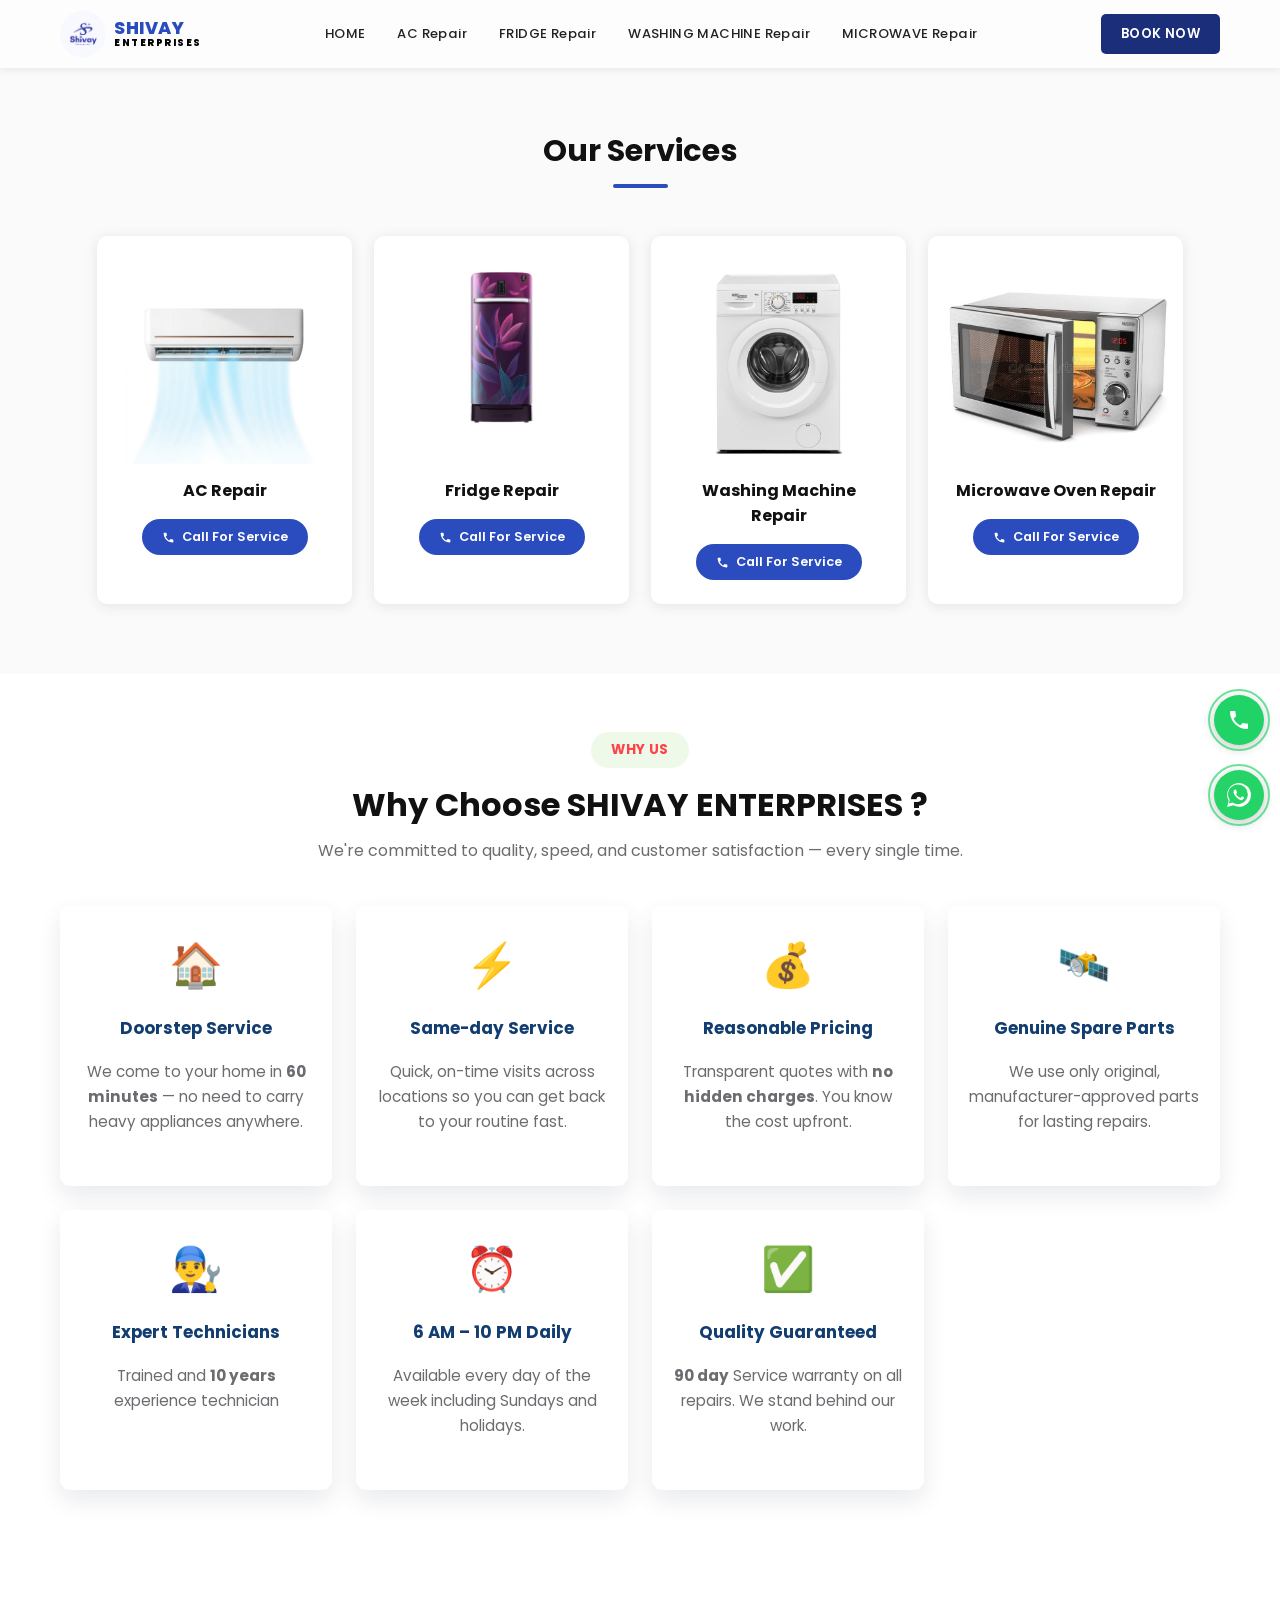
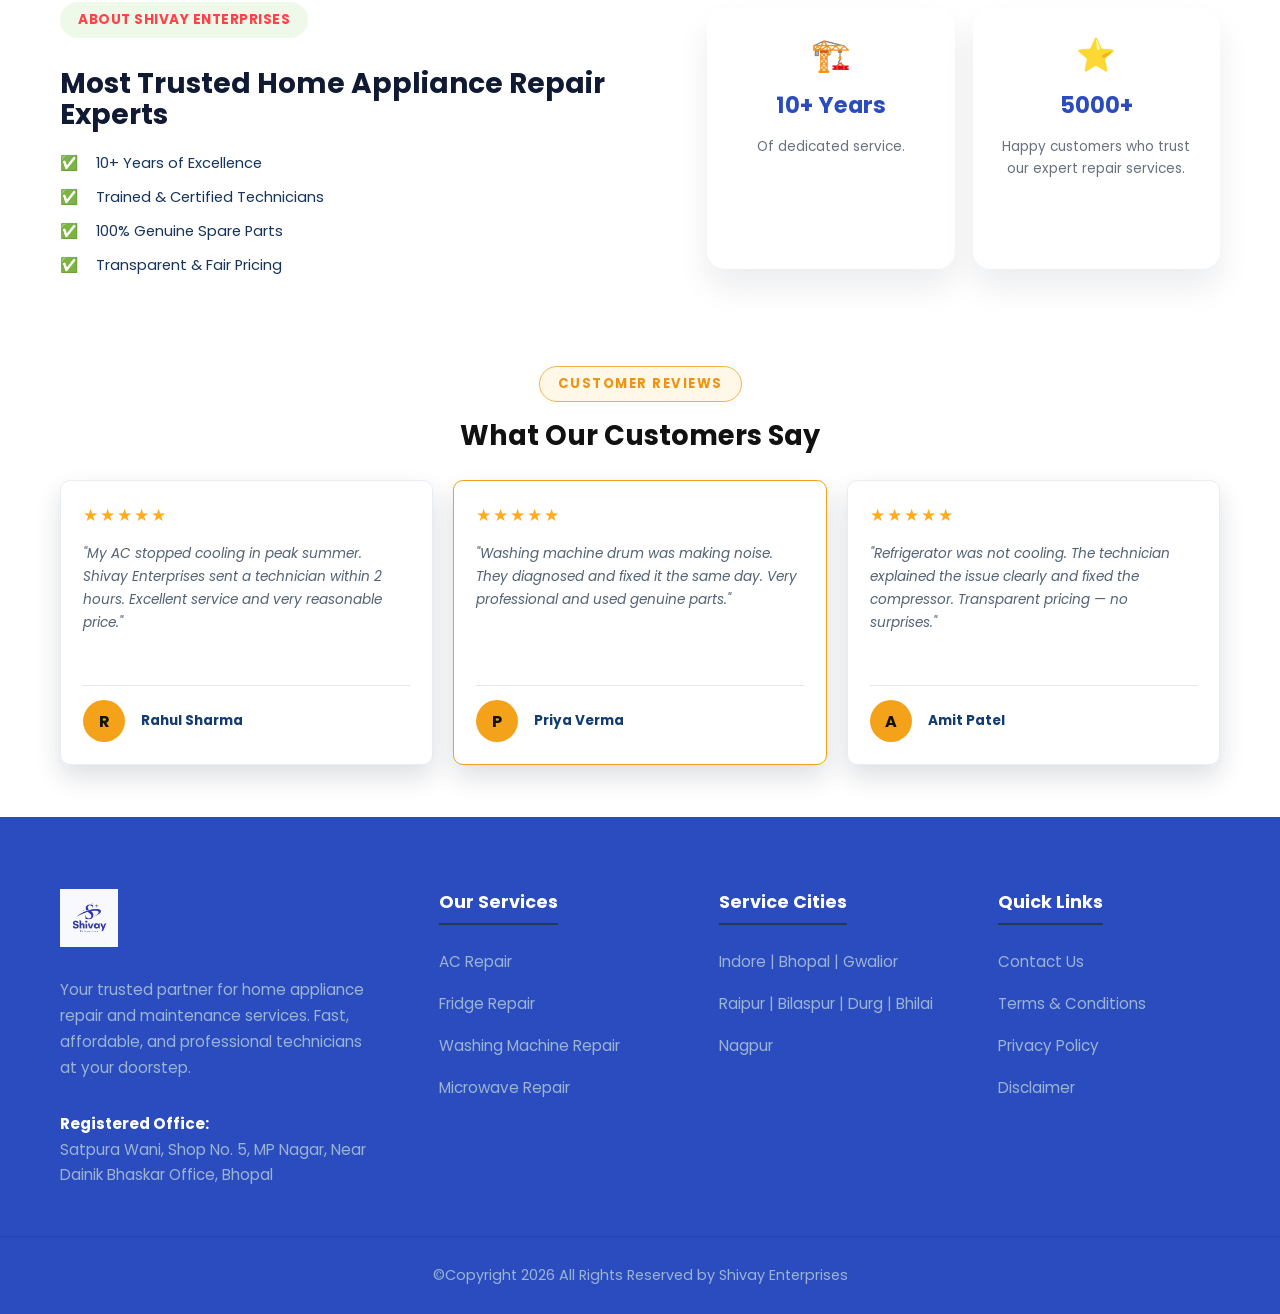
<file: index.html>
<!DOCTYPE html>
<html lang="en">
<head>
  <meta charset="UTF-8" />
  <meta name="viewport" content="width=device-width, initial-scale=1.0" />
  <link rel="icon" type="image/jpeg" href="images/logo.jpg?v=2" />
  <link rel="shortcut icon" href="images/logo.jpg?v=2" />
  <meta name="description" content="Shivay Enterprises provides home appliance repair services including AC, fridge, washing machine and microwave oven repair." />
  <title>Shivay Enterprises | Home Appliance Repair Service</title>
  <link rel="preconnect" href="https://fonts.googleapis.com" />
  <link rel="preconnect" href="https://fonts.gstatic.com" crossorigin />
  <link href="https://fonts.googleapis.com/css2?family=Poppins:wght@300;400;500;600;700;800&display=swap" rel="stylesheet" />
  <link rel="stylesheet" href="css/style.css" />
</head>
<body>

  <!-- HEADER -->
  <header class="header" id="mainHeader">
    <div class="container header__inner">
      <a href="#" class="logo">
        <img src="images/logo.jpg" alt="Shivay Enterprises Logo" class="logo__img" onerror="this.style.display='none';this.nextElementSibling.style.display='flex'" />
        <div class="logo__fallback">S</div>
        <div class="logo__text">
          <span class="logo__name">SHIVAY</span>
          <span class="logo__sub">ENTERPRISES</span>
        </div>
      </a>

      <nav class="nav" id="desktopNav">
        <a href="index.html" class="nav__link">HOME</a>
        <a href="ac.html" class="nav__link">AC Repair</a>
        <a href="fridge.html" class="nav__link">FRIDGE Repair</a>
        <a href="washing-machine.html" class="nav__link">WASHING MACHINE Repair</a>
        <a href="microwave.html" class="nav__link">MICROWAVE Repair</a>
      </nav>

      <a href="tel:+919039470978" class="btn-booknow">BOOK NOW</a>

      <button class="hamburger" id="hamburger" aria-label="Open menu">
        <span></span>
        <span></span>
        <span></span>
      </button>
    </div>

    <!-- Mobile Menu -->
    <div class="mobile-menu" id="mobileMenu">
      <a href="index.html" class="mobile-menu__link">HOME</a>
      <a href="ac.html" class="mobile-menu__link">AC Repair</a>
      <a href="fridge.html" class="mobile-menu__link">FRIDGE Repair</a>
      <a href="washing-machine.html" class="mobile-menu__link">WASHING MACHINE Repair</a>
      <a href="microwave.html" class="mobile-menu__link">MICROWAVE Repair</a>
      <a href="tel:+919039470978" class="btn-booknow mobile-menu__btn">BOOK NOW</a>
    </div>
  </header>

  <!-- SERVICES SECTION -->
  <section class="services" id="services">
    <div class="container">
      <h1 class="section-title">Our Services</h1>
      <div class="section-line"></div>

      <div class="services__grid">

        <!-- AC Repair -->
        <div class="service-card" id="ac-repair">
          <div class="service-card__img-wrap">
            <img src="images/ac.png" alt="AC Repair" class="service-card__img" />
          </div>
          <p class="service-card__name">AC Repair</p>
          <a href="tel:+919039470978" class="btn-call">
            <svg viewBox="0 0 24 24"><path d="M6.62 10.79c1.44 2.83 3.76 5.14 6.59 6.59l2.2-2.2c.27-.27.67-.36 1.02-.24 1.12.37 2.33.57 3.57.57.55 0 1 .45 1 1V20c0 .55-.45 1-1 1-9.39 0-17-7.61-17-17 0-.55.45-1 1-1h3.5c.55 0 1 .45 1 1 0 1.25.2 2.45.57 3.57.11.35.03.74-.25 1.02l-2.2 2.2z"/></svg>
            Call For Service
          </a>
        </div>

        <!-- Fridge Repair -->
        <div class="service-card" id="fridge-repair">
          <div class="service-card__img-wrap">
            <img src="images/fridge.png" alt="Fridge Repair" class="service-card__img" />
          </div>
          <p class="service-card__name">Fridge Repair</p>
          <a href="tel:+919039470978" class="btn-call">
            <svg viewBox="0 0 24 24"><path d="M6.62 10.79c1.44 2.83 3.76 5.14 6.59 6.59l2.2-2.2c.27-.27.67-.36 1.02-.24 1.12.37 2.33.57 3.57.57.55 0 1 .45 1 1V20c0 .55-.45 1-1 1-9.39 0-17-7.61-17-17 0-.55.45-1 1-1h3.5c.55 0 1 .45 1 1 0 1.25.2 2.45.57 3.57.11.35.03.74-.25 1.02l-2.2 2.2z"/></svg>
            Call For Service
          </a>
        </div>

        <!-- Washing Machine Repair -->
        <div class="service-card" id="washing-machine-repair">
          <div class="service-card__img-wrap">
            <img src="images/washer.png" alt="Washing Machine Repair" class="service-card__img" />
          </div>
          <p class="service-card__name">Washing Machine Repair</p>
          <a href="tel:+919039470978" class="btn-call">
            <svg viewBox="0 0 24 24"><path d="M6.62 10.79c1.44 2.83 3.76 5.14 6.59 6.59l2.2-2.2c.27-.27.67-.36 1.02-.24 1.12.37 2.33.57 3.57.57.55 0 1 .45 1 1V20c0 .55-.45 1-1 1-9.39 0-17-7.61-17-17 0-.55.45-1 1-1h3.5c.55 0 1 .45 1 1 0 1.25.2 2.45.57 3.57.11.35.03.74-.25 1.02l-2.2 2.2z"/></svg>
            Call For Service
          </a>
        </div>

        <!-- Microwave Oven Repair -->
        <div class="service-card" id="microwave-repair">
          <div class="service-card__img-wrap">
            <img src="images/microwave.png" alt="Microwave Oven Repair" class="service-card__img" />
          </div>
          <p class="service-card__name">Microwave Oven Repair</p>
          <a href="tel:+919039470978" class="btn-call">
            <svg viewBox="0 0 24 24"><path d="M6.62 10.79c1.44 2.83 3.76 5.14 6.59 6.59l2.2-2.2c.27-.27.67-.36 1.02-.24 1.12.37 2.33.57 3.57.57.55 0 1 .45 1 1V20c0 .55-.45 1-1 1-9.39 0-17-7.61-17-17 0-.55.45-1 1-1h3.5c.55 0 1 .45 1 1 0 1.25.2 2.45.57 3.57.11.35.03.74-.25 1.02l-2.2 2.2z"/></svg>
            Call For Service
          </a>
        </div>

      </div>
    </div>
  </section>

  <!-- WHY US -->
  <section class="why-choose" id="why-choose">
    <div class="container">
      <p class="why-choose__badge">WHY US</p>
      <h2 class="why-choose__heading">Why Choose SHIVAY ENTERPRISES ?</h2>
      <p class="why-choose__description">We're committed to quality, speed, and customer satisfaction — every single time.</p>

      <div class="why-choose__grid">
        <article class="feature">
          <div class="feature__icon">🏠</div>
          <h3 class="feature__title">Doorstep Service</h3>
          <p class="feature__text">We come to your home in <strong>60 minutes</strong> — no need to carry heavy appliances anywhere.</p>
        </article>
        <article class="feature">
          <div class="feature__icon">⚡</div>
          <h3 class="feature__title">Same-day Service</h3>
          <p class="feature__text">Quick, on-time visits across locations so you can get back to your routine fast.</p>
        </article>
        <article class="feature">
          <div class="feature__icon">💰</div>
          <h3 class="feature__title">Reasonable Pricing</h3>
          <p class="feature__text">Transparent quotes with <strong>no hidden charges</strong>. You know the cost upfront.</p>
        </article>
        <article class="feature">
          <div class="feature__icon">🛰️</div>
          <h3 class="feature__title">Genuine Spare Parts</h3>
          <p class="feature__text">We use only original, manufacturer-approved parts for lasting repairs.</p>
        </article>
        <article class="feature">
          <div class="feature__icon">👨‍🔧</div>
          <h3 class="feature__title">Expert Technicians</h3>
          <p class="feature__text">Trained and <strong>10 years</strong> experience technician</p>
        </article>
        <article class="feature">
          <div class="feature__icon">⏰</div>
          <h3 class="feature__title">6 AM – 10 PM Daily</h3>
          <p class="feature__text">Available every day of the week including Sundays and holidays.</p>
        </article>
        <article class="feature">
          <div class="feature__icon">✅</div>
          <h3 class="feature__title">Quality Guaranteed</h3>
          <p class="feature__text"><strong>90 day</strong> Service warranty on all repairs. We stand behind our work.</p>
        </article>
      </div>
    </div>
  </section>

  <!-- ABOUT SHIVAY ENTERPRISES -->
  <section class="about" id="about">
    <div class="container about__inner">
      <div class="about__content">
        <p class="about__eyebrow">ABOUT SHIVAY ENTERPRISES</p>
        <h2 class="about__title">Most Trusted Home Appliance Repair Experts</h2>
        <ul class="about__list">
          <li>✅ <span>10+ Years of Excellence</span></li>
          <li>✅ <span>Trained &amp; Certified Technicians</span></li>
          <li>✅ <span>100% Genuine Spare Parts</span></li>
          <li>✅ <span>Transparent &amp; Fair Pricing</span></li>
        </ul>
      </div>

      <div class="about__stats">
        <div class="about__stat">
          <div class="about__stat-icon">🏗️</div>
          <h3>10+ Years</h3>
          <p>Of dedicated service.</p>
        </div>
        <div class="about__stat">
          <div class="about__stat-icon">⭐</div>
          <h3>5000+</h3>
          <p>Happy customers who trust our expert repair services.</p>
        </div>
      </div>
    </div>
  </section>

  <!-- CUSTOMER REVIEWS -->
  <section class="reviews" id="reviews">
    <div class="container">
      <p class="reviews__badge">CUSTOMER REVIEWS</p>
      <h2 class="reviews__heading">What Our Customers Say</h2>

      <div class="reviews__grid">
        <article class="review-card">
          <div class="review-card__stars">★★★★★</div>
          <p class="review-card__text">"My AC stopped cooling in peak summer. Shivay Enterprises sent a technician within 2 hours. Excellent service and very reasonable price."</p>
          <div class="review-card__customer">
            <div class="review-card__avatar">R</div>
            <p>Rahul Sharma</p>
          </div>
        </article>

        <article class="review-card review-card--featured">
          <div class="review-card__stars">★★★★★</div>
          <p class="review-card__text">"Washing machine drum was making noise. They diagnosed and fixed it the same day. Very professional and used genuine parts."</p>
          <div class="review-card__customer">
            <div class="review-card__avatar">P</div>
            <p>Priya Verma</p>
          </div>
        </article>

        <article class="review-card">
          <div class="review-card__stars">★★★★★</div>
          <p class="review-card__text">"Refrigerator was not cooling. The technician explained the issue clearly and fixed the compressor. Transparent pricing — no surprises."</p>
          <div class="review-card__customer">
            <div class="review-card__avatar">A</div>
            <p>Amit Patel</p>
          </div>
        </article>
      </div>
    </div>
  </section>

  <!-- CONTACT SECTION -->
  <section class="contact" id="contact">
    <div class="container">
      <div class="contact__grid">
        <div class="contact__brand">
          <img src="images/logo.jpg" alt="Shivay Enterprises" class="contact__logo" />
          <p>Your trusted partner for home appliance repair and maintenance services. Fast, affordable, and professional technicians at your doorstep.</p>
          <p><strong>Registered Office:</strong><br />Satpura Wani, Shop No. 5, MP Nagar, Near Dainik Bhaskar Office, Bhopal</p>
        </div>

        <div class="contact__column">
          <h2>Our Services</h2>
          <a href="ac.html">AC Repair</a>
          <a href="fridge.html">Fridge Repair</a>
          <a href="washing-machine.html">Washing Machine Repair</a>
          <a href="microwave.html">Microwave Repair</a>
        </div>

        <div class="contact__column">
          <h2>Service Cities</h2>
          <p>Indore | Bhopal | Gwalior</p>
          <p class="contact__cities">Raipur | Bilaspur | Durg | Bhilai</p>
          <p>Nagpur</p>
        </div>

        <div class="contact__column">
          <h2>Quick Links</h2>
          <a href="tel:+919039470978">Contact Us</a>
          <a href="terms.html">Terms &amp; Conditions</a>
            <a href="privacy.html">Privacy Policy</a>
          <a href="disclaimer.html">Disclaimer</a>
        </div>
      </div>
    </div>
  </section>

  <!-- FOOTER -->
  <footer class="footer">
    <div class="container">
      <p class="footer__copy">&copy;Copyright 2026 All Rights Reserved by Shivay Enterprises</p>
    </div>
  </footer>

  <!-- Floating Call & WhatsApp Buttons -->
  <div class="floating-btns">
    <a href="tel:+919039470978" class="floating-btn floating-btn--call" title="Call Us">
      <svg viewBox="0 0 24 24"><path d="M6.62 10.79c1.44 2.83 3.76 5.14 6.59 6.59l2.2-2.2c.27-.27.67-.36 1.02-.24 1.12.37 2.33.57 3.57.57.55 0 1 .45 1 1V20c0 .55-.45 1-1 1-9.39 0-17-7.61-17-17 0-.55.45-1 1-1h3.5c.55 0 1 .45 1 1 0 1.25.2 2.45.57 3.57.11.35.03.74-.25 1.02l-2.2 2.2z"/></svg>
    </a>
    <a href="https://wa.me/919039470978" class="floating-btn floating-btn--whatsapp" title="WhatsApp" target="_blank" rel="noopener">
      <svg viewBox="0 0 24 24"><path d="M17.472 14.382c-.297-.149-1.758-.867-2.03-.967-.273-.099-.471-.148-.67.15-.197.297-.767.966-.94 1.164-.173.199-.347.223-.644.075-.297-.15-1.255-.463-2.39-1.475-.883-.788-1.48-1.761-1.653-2.059-.173-.297-.018-.458.13-.606.134-.133.298-.347.446-.52.149-.174.198-.298.298-.497.099-.198.05-.371-.025-.52-.075-.149-.669-1.612-.916-2.207-.242-.579-.487-.5-.669-.51-.173-.008-.371-.01-.57-.01-.198 0-.52.074-.792.372-.272.297-1.04 1.016-1.04 2.479 0 1.462 1.065 2.875 1.213 3.074.149.198 2.096 3.2 5.077 4.487.709.306 1.262.489 1.694.625.712.227 1.36.195 1.871.118.571-.085 1.758-.719 2.006-1.413.248-.694.248-1.289.173-1.413-.074-.124-.272-.198-.57-.347m-5.421 7.403h-.004a9.87 9.87 0 01-5.031-1.378l-.361-.214-3.741.982.998-3.648-.235-.374a9.86 9.86 0 01-1.51-5.26c.001-5.45 4.436-9.884 9.888-9.884 2.64 0 5.122 1.03 6.988 2.898a9.825 9.825 0 012.893 6.994c-.003 5.45-4.437 9.884-9.885 9.884m8.413-18.297A11.815 11.815 0 0012.05 0C5.495 0 .16 5.335.157 11.892c0 2.096.547 4.142 1.588 5.945L.057 24l6.305-1.654a11.882 11.882 0 005.683 1.448h.005c6.554 0 11.89-5.335 11.893-11.893a11.821 11.821 0 00-3.48-8.413z"/></svg>
    </a>
  </div>

  <div class="sticky-callbar">
    <a href="tel:+919039470978" class="sticky-callbar__button">
      <svg viewBox="0 0 24 24" aria-hidden="true"><path d="M6.62 10.79c1.44 2.83 3.76 5.14 6.59 6.59l2.2-2.2c.27-.27.67-.36 1.02-.24 1.12.37 2.33.57 3.57.57.55 0 1 .45 1 1V20c0 .55-.45 1-1 1C8.61 21 3 15.39 3 8.5c0-.55.45-1 1-1h3.5c.55 0 1 .45 1 1 0 1.25.2 2.45.57 3.57.11.35.03.74-.25 1.02z"/></svg>
      Call Now
    </a>
  </div>

  <script src="js/script.js"></script>
</body>
</html>
</file>
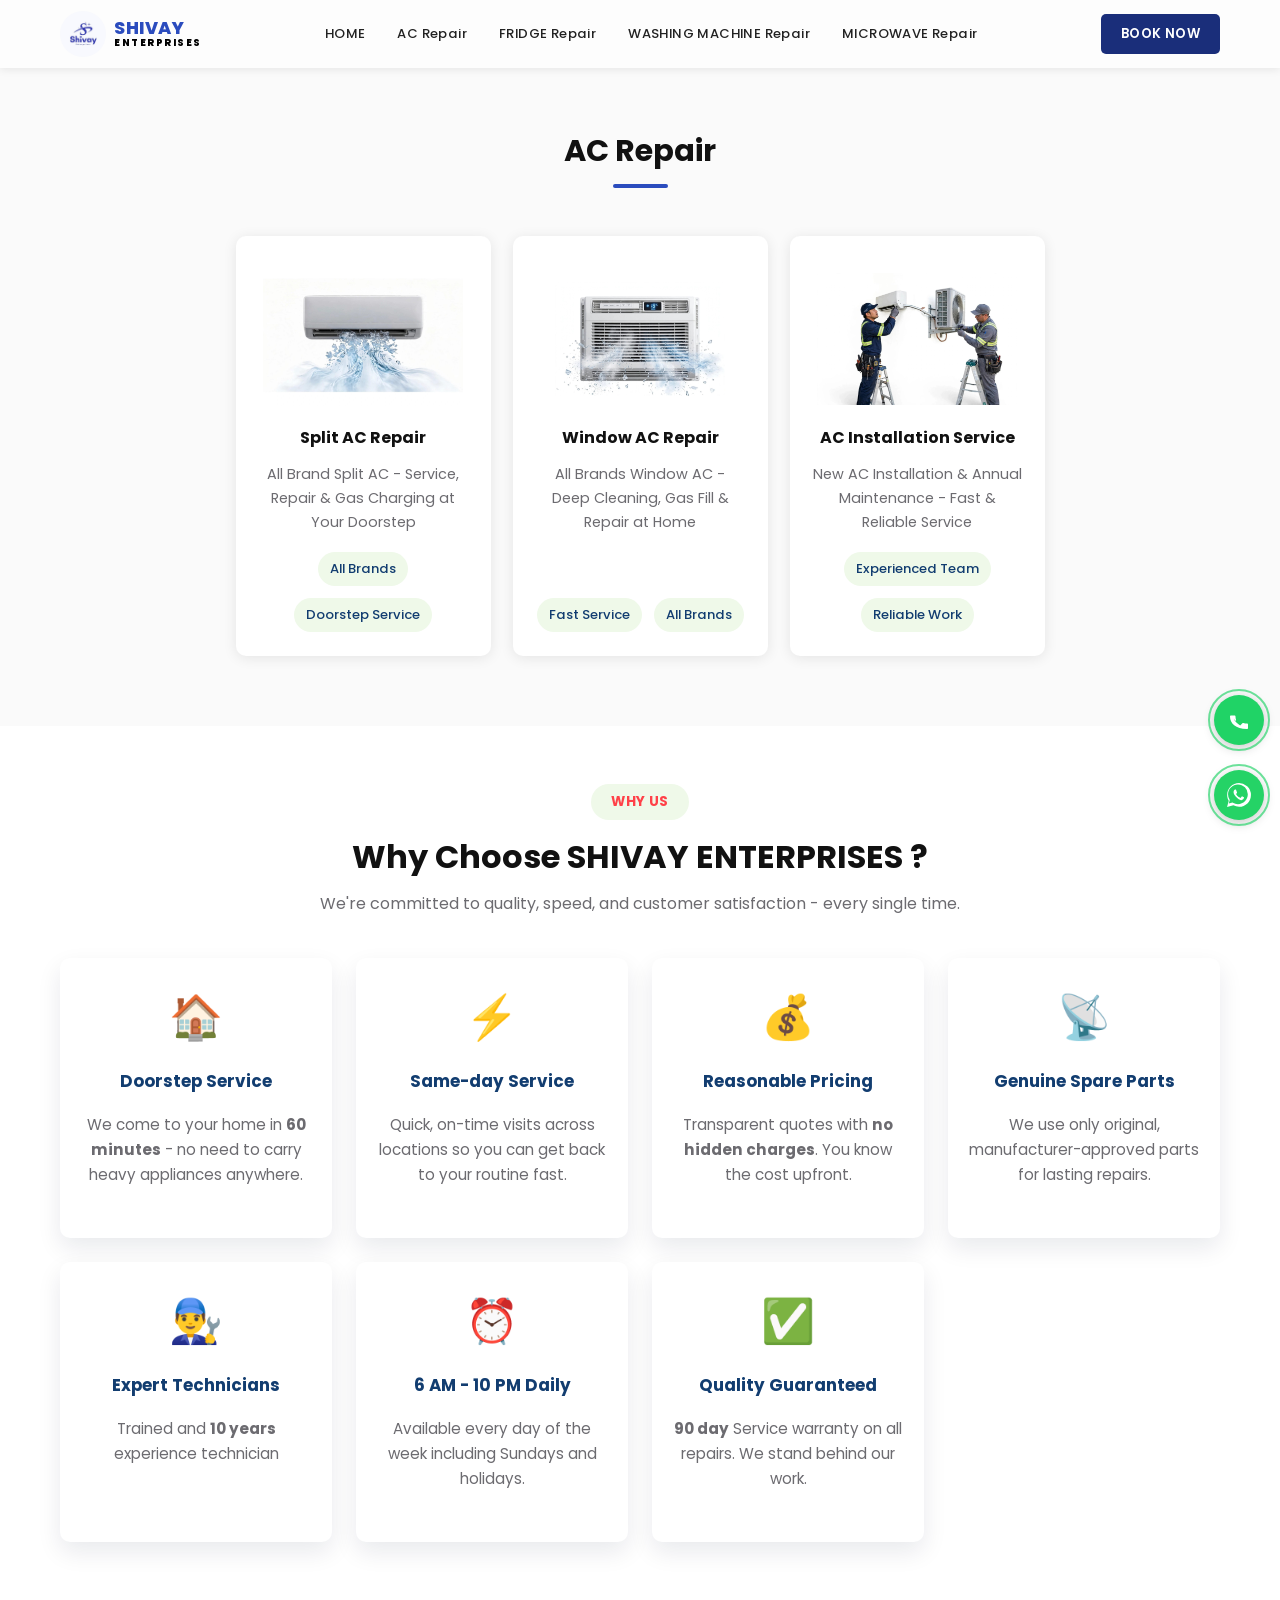
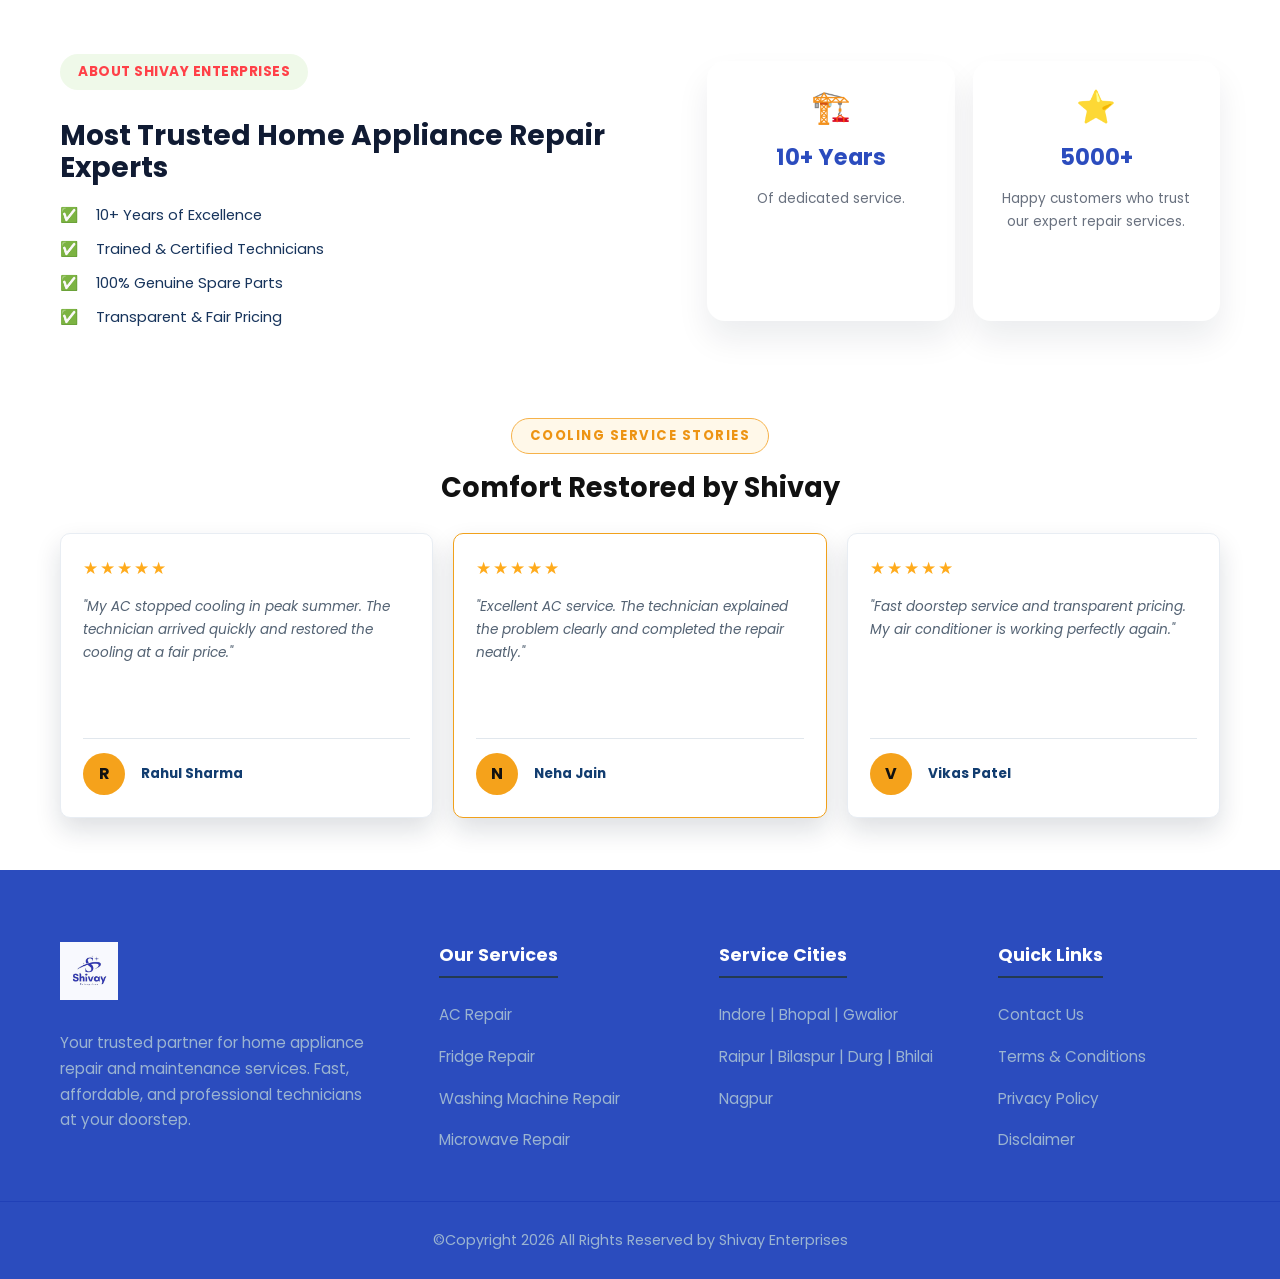
<file: ac.html>
<!DOCTYPE html>
<html lang="en">
<head>
  <meta charset="UTF-8" />
  <meta name="viewport" content="width=device-width, initial-scale=1.0" />
  <link rel="icon" type="image/jpeg" href="images/logo.jpg?v=2" />
  <link rel="shortcut icon" href="images/logo.jpg?v=2" />
  <meta name="description" content="Professional AC repair, service, installation, and maintenance by Shivay Enterprises." />
  <title>AC Repair Service | Shivay Enterprises</title>
  <link rel="preconnect" href="https://fonts.googleapis.com" />
  <link rel="preconnect" href="https://fonts.gstatic.com" crossorigin />
  <link href="https://fonts.googleapis.com/css2?family=Poppins:wght@400;500;600;700;800&display=swap" rel="stylesheet" />
  <link rel="stylesheet" href="css/style.css" />
  <link rel="stylesheet" href="css/ac.css" />
</head>
<body>
  <header class="header" id="mainHeader">
    <div class="container header__inner">
      <a href="index.html" class="logo">
        <img src="images/logo.jpg" alt="Shivay Enterprises Logo" class="logo__img" onerror="this.style.display='none';this.nextElementSibling.style.display='flex'" />
        <div class="logo__fallback">S</div>
        <div class="logo__text">
          <span class="logo__name">SHIVAY</span>
          <span class="logo__sub">ENTERPRISES</span>
        </div>
      </a>

      <nav class="nav" id="desktopNav">
        <a href="index.html" class="nav__link">HOME</a>
        <a href="ac.html" class="nav__link">AC Repair</a>
        <a href="fridge.html" class="nav__link">FRIDGE Repair</a>
        <a href="washing-machine.html" class="nav__link">WASHING MACHINE Repair</a>
        <a href="microwave.html" class="nav__link">MICROWAVE Repair</a>
      </nav>

      <a href="tel:+919039470978" class="btn-booknow">BOOK NOW</a>

      <button class="hamburger" id="hamburger" aria-label="Open menu">
        <span></span><span></span><span></span>
      </button>
    </div>

    <div class="mobile-menu" id="mobileMenu">
      <a href="index.html" class="mobile-menu__link">HOME</a>
      <a href="ac.html" class="mobile-menu__link">AC Repair</a>
      <a href="fridge.html" class="mobile-menu__link">FRIDGE Repair</a>
      <a href="washing-machine.html" class="mobile-menu__link">WASHING MACHINE Repair</a>
      <a href="microwave.html" class="mobile-menu__link">MICROWAVE Repair</a>
      <a href="tel:+919039470978" class="btn-booknow mobile-menu__btn">BOOK NOW</a>
    </div>
  </header>

  <main>
    <section class="washing-machine-page">
      <h1 class="section-title">AC Repair</h1>
      <div class="section-line"></div>
      
      <div class="washing-machine-page__grid">
        <article class="wm-card">
          <div class="wm-card__image-wrap"><img src="images/4a3a0180-b542-4fbc-876c-a8bc20aa5d78.jpg" alt="Split AC repair" /></div>
          <h2>Split AC Repair</h2>
          <p>All Brand Split AC - Service, Repair &amp; Gas Charging at Your Doorstep</p>
          <div class="wm-card__tags"><span>All Brands</span><span>Doorstep Service</span></div>
        </article>
        <article class="wm-card">
          <div class="wm-card__image-wrap"><img src="images/640deec1-3bff-4956-a9e1-66981f9d1382.jpg" alt="Window AC repair" /></div>
          <h2>Window AC Repair</h2>
          <p>All Brands Window AC - Deep Cleaning, Gas Fill &amp; Repair at Home</p>
          <div class="wm-card__tags"><span>Fast Service</span><span>All Brands</span></div>
        </article>
        <article class="wm-card">
          <div class="wm-card__image-wrap"><img src="images/65cad39a-9f08-4026-a522-1253c999931c.jpg" alt="AC installation technician" /></div>
          <h2>AC Installation Service</h2>
          <p>New AC Installation &amp; Annual Maintenance - Fast &amp; Reliable Service</p>
          <div class="wm-card__tags"><span>Experienced Team</span><span>Reliable Work</span></div>
        </article>
      </div>
      <div class="washing-machine-page__cta">
        <a href="tel:+919039470978" class="washing-machine-page__button"><svg viewBox="0 0 24 24" aria-hidden="true"><path d="M6.62 10.79c1.44 2.83 3.76 5.14 6.59 6.59l2.2-2.2c.27-.27.67-.36 1.02-.24 1.12.37 2.33.57 3.57.57.55 0 1 .45 1 1V20c0 .55-.45 1-1 1-9.39 0-17-7.61-17-17 0-.55.45-1 1-1h3.5c.55 0 1 .45 1 1 0 1.25.2 2.45.57 3.57.11.35.03.74-.25 1.02l-2.2 2.2z"/></svg>Call For Service</a>
      </div>
    </section>
  </main>

  <section class="why-choose" id="why-choose">
    <div class="container">
      <p class="why-choose__badge">WHY US</p>
      <h2 class="why-choose__heading">Why Choose SHIVAY ENTERPRISES ?</h2>
      <p class="why-choose__description">We're committed to quality, speed, and customer satisfaction - every single time.</p>
      <div class="why-choose__grid">
        <article class="feature"><div class="feature__icon">&#127968;</div><h3 class="feature__title">Doorstep Service</h3><p class="feature__text">We come to your home in <strong>60 minutes</strong> - no need to carry heavy appliances anywhere.</p></article>
        <article class="feature"><div class="feature__icon">&#9889;</div><h3 class="feature__title">Same-day Service</h3><p class="feature__text">Quick, on-time visits across locations so you can get back to your routine fast.</p></article>
        <article class="feature"><div class="feature__icon">&#128176;</div><h3 class="feature__title">Reasonable Pricing</h3><p class="feature__text">Transparent quotes with <strong>no hidden charges</strong>. You know the cost upfront.</p></article>
        <article class="feature"><div class="feature__icon">&#128225;</div><h3 class="feature__title">Genuine Spare Parts</h3><p class="feature__text">We use only original, manufacturer-approved parts for lasting repairs.</p></article>
        <article class="feature"><div class="feature__icon">&#128104;&#8205;&#128295;</div><h3 class="feature__title">Expert Technicians</h3><p class="feature__text">Trained and <strong>10 years</strong> experience technician</p></article>
        <article class="feature"><div class="feature__icon">&#9200;</div><h3 class="feature__title">6 AM - 10 PM Daily</h3><p class="feature__text">Available every day of the week including Sundays and holidays.</p></article>
        <article class="feature"><div class="feature__icon">&#9989;</div><h3 class="feature__title">Quality Guaranteed</h3><p class="feature__text"><strong>90 day</strong> Service warranty on all repairs. We stand behind our work.</p></article>
      </div>
    </div>
  </section>

  <section class="about" id="about">
    <div class="container about__inner">
      <div class="about__content">
        <p class="about__eyebrow">ABOUT SHIVAY ENTERPRISES</p>
        <h2 class="about__title">Most Trusted Home Appliance Repair Experts</h2>
        <ul class="about__list">
          <li>✅ <span>10+ Years of Excellence</span></li>
          <li>✅ <span>Trained &amp; Certified Technicians</span></li>
          <li>✅ <span>100% Genuine Spare Parts</span></li>
          <li>✅ <span>Transparent &amp; Fair Pricing</span></li>
        </ul>
      </div>

      <div class="about__stats">
        <div class="about__stat">
          <div class="about__stat-icon">🏗️</div>
          <h3>10+ Years</h3>
          <p>Of dedicated service.</p>
        </div>
        <div class="about__stat">
          <div class="about__stat-icon">⭐</div>
          <h3>5000+</h3>
          <p>Happy customers who trust our expert repair services.</p>
        </div>
      </div>
    </div>
  </section>

  <section class="reviews" id="reviews">
    <div class="container">
      <p class="reviews__badge">COOLING SERVICE STORIES</p>
      <h2 class="reviews__heading">Comfort Restored by Shivay</h2>
      <div class="reviews__grid">
        <article class="review-card">
          <div class="review-card__stars">★★★★★</div>
          <p class="review-card__text">"My AC stopped cooling in peak summer. The technician arrived quickly and restored the cooling at a fair price."</p>
          <div class="review-card__customer"><div class="review-card__avatar">R</div><p>Rahul Sharma</p></div>
        </article>
        <article class="review-card review-card--featured">
          <div class="review-card__stars">★★★★★</div>
          <p class="review-card__text">"Excellent AC service. The technician explained the problem clearly and completed the repair neatly."</p>
          <div class="review-card__customer"><div class="review-card__avatar">N</div><p>Neha Jain</p></div>
        </article>
        <article class="review-card">
          <div class="review-card__stars">★★★★★</div>
          <p class="review-card__text">"Fast doorstep service and transparent pricing. My air conditioner is working perfectly again."</p>
          <div class="review-card__customer"><div class="review-card__avatar">V</div><p>Vikas Patel</p></div>
        </article>
      </div>
    </div>
  </section>

  <!-- <div class="washing-machine-page__cta">
    <a href="tel:+919039470978" class="washing-machine-page__button"><svg viewBox="0 0 24 24" aria-hidden="true"><path d="M6.62 10.79c1.44 2.83 3.76 5.14 6.59 6.59l2.2-2.2c.27-.27.67-.36 1.02-.24 1.12.37 2.33.57 3.57.57.55 0 1 .45-1 1V20c0 .55-.45 1-1 1-9.39 0-17-7.61-17-17 0-.55.45-1 1-1h3.5c.55 0 1 .45 1 1 0 1.25.2 2.45.57 3.57.11.35.03.74-.25 1.02z"/></svg>Call For Service</a>
  </div> -->

  <section class="contact" id="contact">
    <div class="container">
      <div class="contact__grid">
        <div class="contact__brand">
          <img src="images/logo.jpg" alt="Shivay Enterprises" class="contact__logo" />
          <p>Your trusted partner for home appliance repair and maintenance services. Fast, affordable, and professional technicians at your doorstep.</p>
        </div>
        <div class="contact__column">
          <h2>Our Services</h2>
          <a href="ac.html">AC Repair</a>
          <a href="fridge.html">Fridge Repair</a>
          <a href="washing-machine.html">Washing Machine Repair</a>
          <a href="microwave.html">Microwave Repair</a>
        </div>
        <div class="contact__column">
          <h2>Service Cities</h2>
          <p>Indore | Bhopal | Gwalior</p>
          <p class="contact__cities">Raipur | Bilaspur | Durg | Bhilai</p>
          <p>Nagpur</p>
        </div>
        <div class="contact__column">
          <h2>Quick Links</h2>
          <a href="tel:+919039470978">Contact Us</a>
          <a href="terms.html">Terms &amp; Conditions</a>
          <a href="privacy.html">Privacy Policy</a>
          <a href="disclaimer.html">Disclaimer</a>
        </div>
      </div>
    </div>
  </section>

  <footer class="footer"><div class="container"><p class="footer__copy">&copy;Copyright 2026 All Rights Reserved by Shivay Enterprises</p></div></footer>

  <div class="sticky-callbar"><a href="tel:+919039470978" class="sticky-callbar__button"><svg viewBox="0 0 24 24" aria-hidden="true"><path d="M6.62 10.79c1.44 2.83 3.76 5.14 6.59 6.59l2.2-2.2c.27-.27.67-.36 1.02-.24 1.12.37 2.33.57 3.57.57.55 0 1 .45 1 1V20c0 .55-.45 1-1 1C8.61 21 3 15.39 3 8.5c0-.55.45-1 1-1h3.5c.55 0 1 .45 1 1 0 1.25.2 2.45.57 3.57.11.35.03.74-.25 1.02z"/></svg>Call Now</a></div>
  <div class="floating-btns">
    <a href="tel:+919039470978" class="floating-btn floating-btn--call" title="Call Us"><svg viewBox="0 0 24 24" aria-hidden="true"><path d="M6.62 10.79c1.44 2.83 3.76 5.14 6.59 6.59l2.2-2.2c.27-.27.67-.36 1.02-.24 1.12.37 2.33.57 3.57.57.55 0 1 .45 1 1V20c0 .55-.45 1-1 1C8.61 21 3 15.39 3 8.5c0-.55.45-1 1-1h3.5c.55 0 1 .45 1 1 0 1.25.2 2.45.57 3.57.11.35.03.74-.25 1.02z"/></svg></a>
       <a href="https://wa.me/919039470978" class="floating-btn floating-btn--whatsapp" title="WhatsApp" target="_blank" rel="noopener"><svg viewBox="0 0 24 24" aria-hidden="true"><path d="M17.472 14.382c-.297-.149-1.758-.867-2.03-.967-.273-.099-.471-.148-.67.15-.197.297-.767.966-.94 1.164-.173.199-.347.223-.644.075-.297-.15-1.255-.463-2.39-1.475-.883-.788-1.48-1.761-1.653-2.059-.173-.297-.018-.458.13-.606.134-.133.298-.347.446-.52.149-.174.198-.298.298-.497.099-.198.05-.371-.025-.52-.075-.149-.669-1.612-.916-2.207-.242-.579-.487-.5-.669-.51-.173-.008-.371-.01-.57.372-.272.297-1.04 1.016-1.04 2.479 0 1.462 1.065 2.875 1.213 3.074.149.198 2.096 3.2 5.077 4.487.709.306 1.262.489 1.694.625.712.227 1.36.195 1.871.118.571-.085 1.758-.719 2.006-1.413.248-.694.248-1.289.173-1.413-.074-.124-.272-.198-.57-.347m-5.421 7.403h-.004a9.87 9.87 0 01-5.031-1.378l-.361-.214-3.741.982.998-3.648-.235-.374a9.86 9.86 0 01-1.51-5.26c.001-5.45 4.436-9.884 9.888-9.884 2.64 0 5.122 1.03 6.988 2.898a9.825 9.825 0 012.893 6.994c-.003 5.45-4.437 9.884-9.885 9.884m8.413-18.297A11.815 11.815 0 0012.05 0C5.495 0 .16 5.335.157 11.892c0 2.096.547 4.142 1.588 5.945L.057 24l6.305-1.654a11.882 11.882 0 005.683 1.448h.005c6.554 0 11.89-5.335 11.893-11.893a11.821 11.821 0 00-3.48-8.413z"/></svg></a>
  </div>

  <script src="js/script.js"></script>
</body>
</html>
</file>
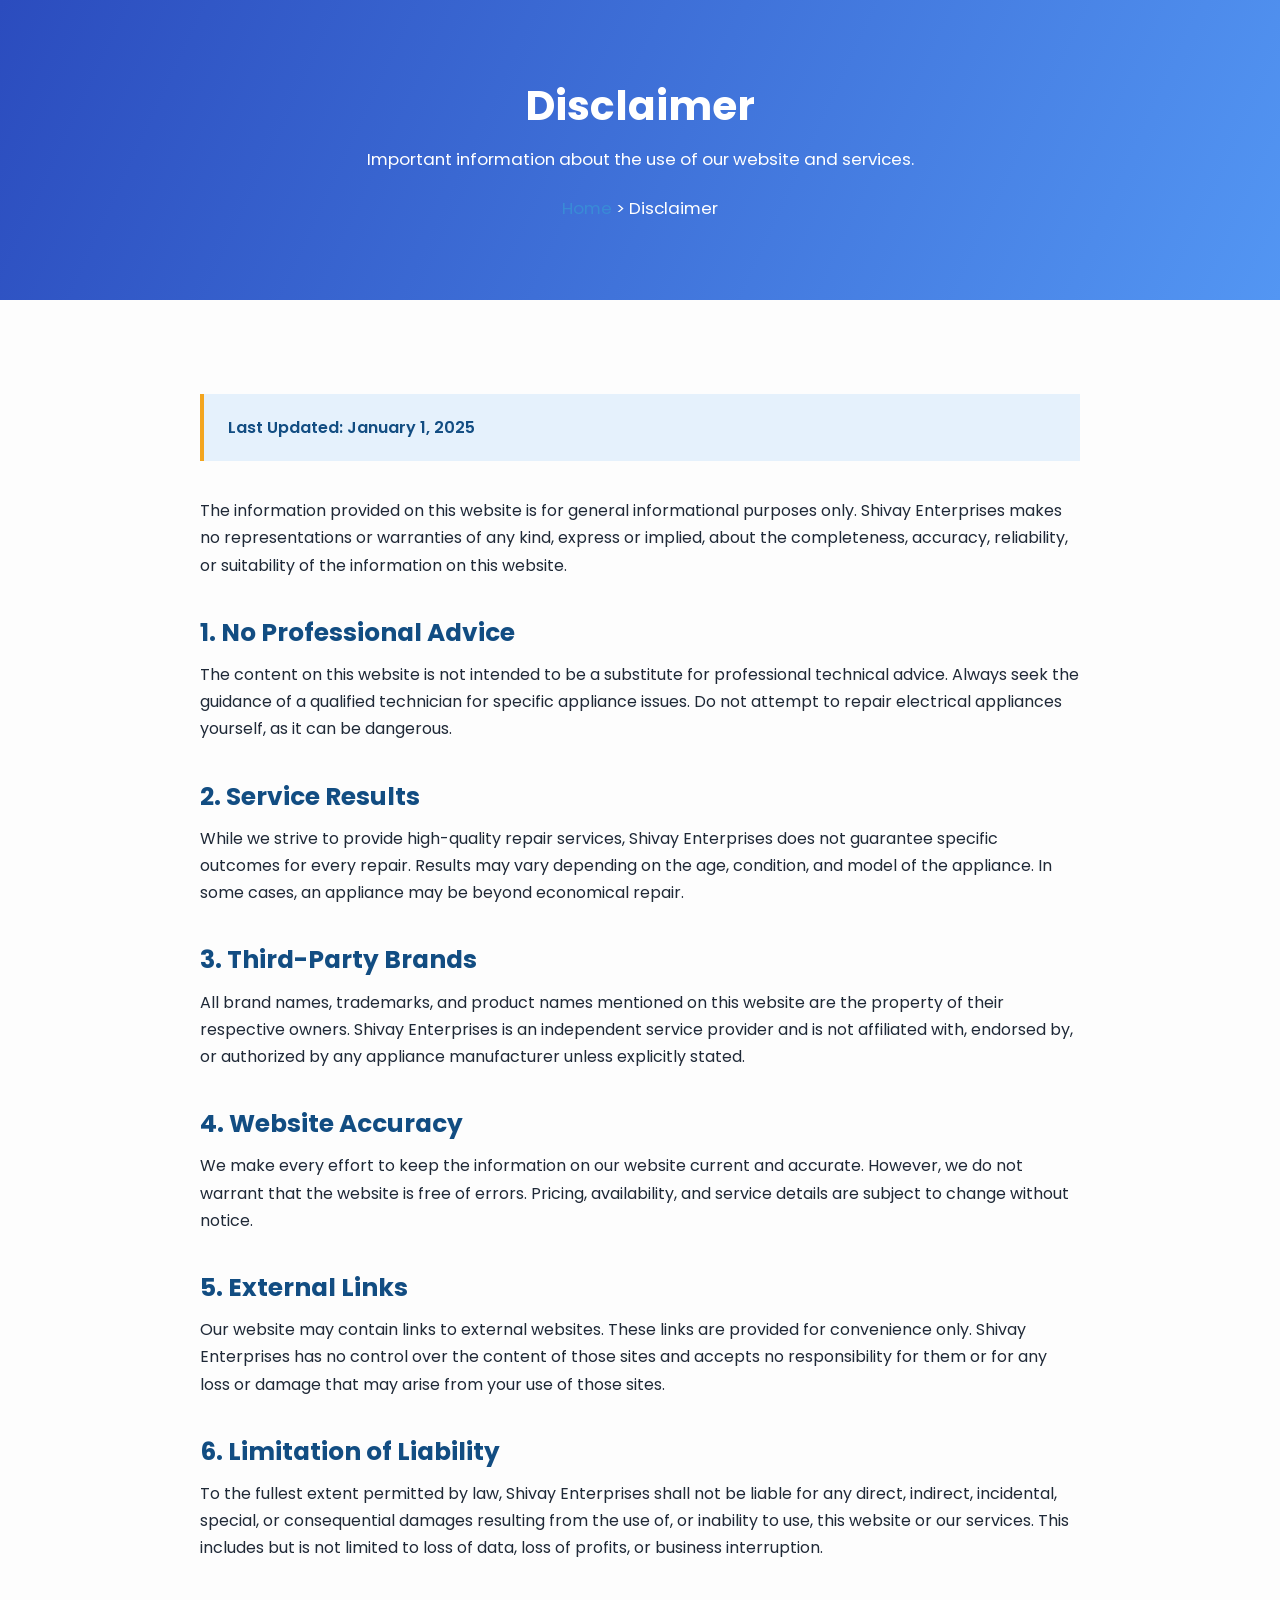
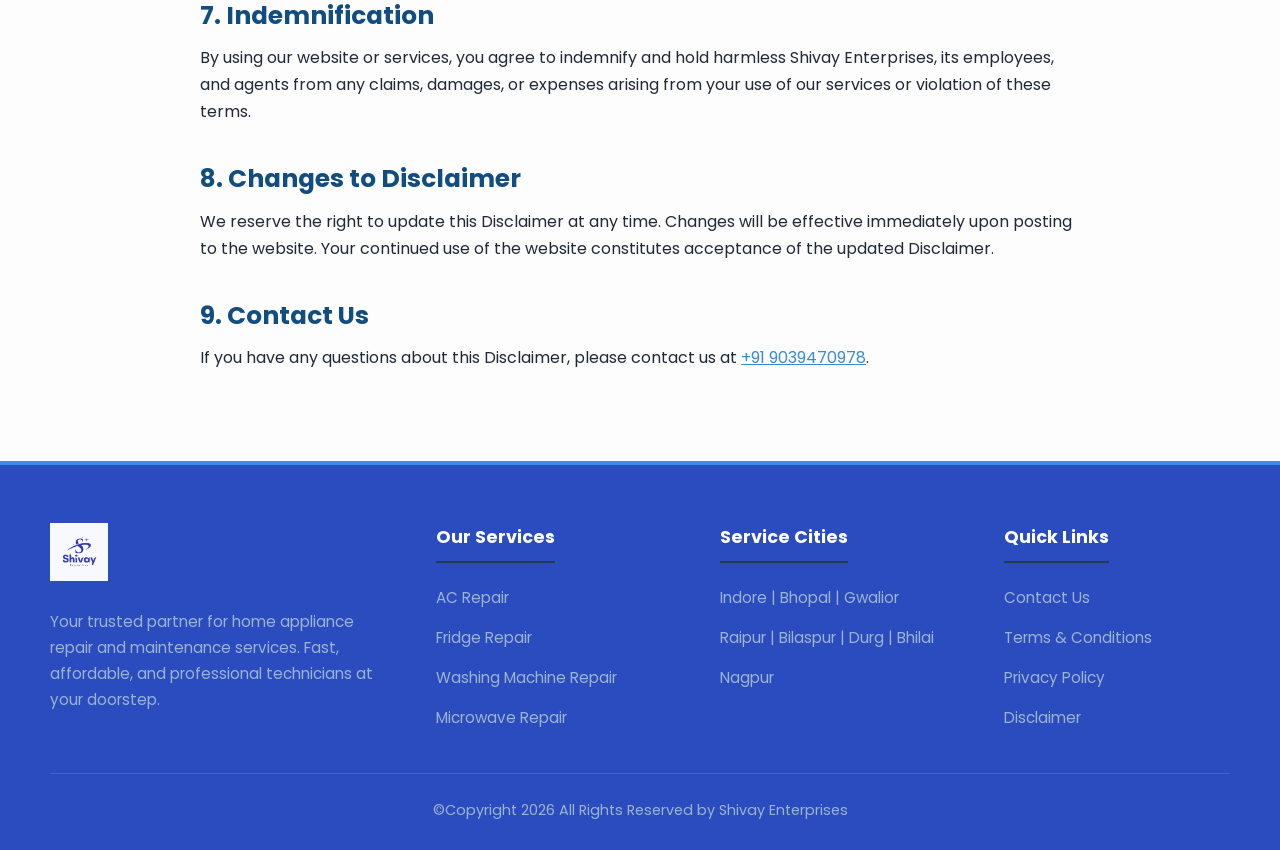
<file: disclaimer.html>
<!DOCTYPE html>
<html lang="en">
<head>
  <meta charset="UTF-8" />
  <meta name="viewport" content="width=device-width, initial-scale=1.0" />
  <link rel="icon" type="image/jpeg" href="images/logo.jpg?v=2" />
  <link rel="shortcut icon" href="images/logo.jpg?v=2" />
  <meta name="description" content="Disclaimer for Shivay Enterprises appliance repair services." />
  <title>Disclaimer | Shivay Enterprises</title>
  <link rel="preconnect" href="https://fonts.googleapis.com" />
  <link rel="preconnect" href="https://fonts.gstatic.com" crossorigin />
  <link href="https://fonts.googleapis.com/css2?family=Poppins:wght@400;500;600;700&display=swap" rel="stylesheet" />
  <link rel="stylesheet" href="css/terms.css" />
</head>
<body>
  <header class="terms-hero">
    <div class="terms-hero__inner">
      <h1>Disclaimer</h1>
      <p>Important information about the use of our website and services.</p>
      <p class="terms-hero__crumb"><a href="index.html">Home</a> &gt; Disclaimer</p>
    </div>
  </header>

  <main class="terms-content">
    <div class="terms-updated">Last Updated: January 1, 2025</div>

    <p>The information provided on this website is for general informational purposes only. Shivay Enterprises makes no representations or warranties of any kind, express or implied, about the completeness, accuracy, reliability, or suitability of the information on this website.</p>

    <section>
      <h2>1. No Professional Advice</h2>
      <p>The content on this website is not intended to be a substitute for professional technical advice. Always seek the guidance of a qualified technician for specific appliance issues. Do not attempt to repair electrical appliances yourself, as it can be dangerous.</p>
    </section>

    <section>
      <h2>2. Service Results</h2>
      <p>While we strive to provide high-quality repair services, Shivay Enterprises does not guarantee specific outcomes for every repair. Results may vary depending on the age, condition, and model of the appliance. In some cases, an appliance may be beyond economical repair.</p>
    </section>

    <section>
      <h2>3. Third-Party Brands</h2>
      <p>All brand names, trademarks, and product names mentioned on this website are the property of their respective owners. Shivay Enterprises is an independent service provider and is not affiliated with, endorsed by, or authorized by any appliance manufacturer unless explicitly stated.</p>
    </section>

    <section>
      <h2>4. Website Accuracy</h2>
      <p>We make every effort to keep the information on our website current and accurate. However, we do not warrant that the website is free of errors. Pricing, availability, and service details are subject to change without notice.</p>
    </section>

    <section>
      <h2>5. External Links</h2>
      <p>Our website may contain links to external websites. These links are provided for convenience only. Shivay Enterprises has no control over the content of those sites and accepts no responsibility for them or for any loss or damage that may arise from your use of those sites.</p>
    </section>

    <section>
      <h2>6. Limitation of Liability</h2>
      <p>To the fullest extent permitted by law, Shivay Enterprises shall not be liable for any direct, indirect, incidental, special, or consequential damages resulting from the use of, or inability to use, this website or our services. This includes but is not limited to loss of data, loss of profits, or business interruption.</p>
    </section>

    <section>
      <h2>7. Indemnification</h2>
      <p>By using our website or services, you agree to indemnify and hold harmless Shivay Enterprises, its employees, and agents from any claims, damages, or expenses arising from your use of our services or violation of these terms.</p>
    </section>

    <section>
      <h2>8. Changes to Disclaimer</h2>
      <p>We reserve the right to update this Disclaimer at any time. Changes will be effective immediately upon posting to the website. Your continued use of the website constitutes acceptance of the updated Disclaimer.</p>
    </section>

    <section>
      <h2>9. Contact Us</h2>
      <p>If you have any questions about this Disclaimer, please contact us at <a href="tel:+919039470978">+91 9039470978</a>.</p>
    </section>
  </main>

  <footer class="terms-footer">
    <div class="terms-footer__grid">
      <div class="terms-footer__brand">
        <img src="images/logo.jpg" alt="Shivay Enterprises" />
        <p>Your trusted partner for home appliance repair and maintenance services. Fast, affordable, and professional technicians at your doorstep.</p>
      </div>
      <div class="terms-footer__column">
        <h2>Our Services</h2>
        <a href="ac.html">AC Repair</a>
          <a href="fridge.html">Fridge Repair</a>
          <a href="washing-machine.html">Washing Machine Repair</a>
          <a href="microwave.html">Microwave Repair</a>
      </div>
      
      <div class="terms-footer__column">
        <h2>Service Cities</h2>
        <p>Indore | Bhopal | Gwalior</p>
        <p class="terms-footer__cities">Raipur | Bilaspur | Durg | Bhilai</p>
        <p>Nagpur</p>
      </div>
      <div class="terms-footer__column">
        <h2>Quick Links</h2>
        <a href="tel:+919039470978">Contact Us</a>
        <a href="terms.html">Terms &amp; Conditions</a>
        <a href="privacy.html">Privacy Policy</a>
        <a href="disclaimer.html">Disclaimer</a>
      </div>
    </div>
    <p class="terms-footer__copy">&copy;Copyright 2026 All Rights Reserved by Shivay Enterprises</p>
  </footer>
  <div class="sticky-callbar"><a href="tel:+919039470978" class="sticky-callbar__button"><svg viewBox="0 0 24 24" aria-hidden="true"><path d="M6.62 10.79c1.44 2.83 3.76 5.14 6.59 6.59l2.2-2.2c.27-.27.67-.36 1.02-.24 1.12.37 2.33.57 3.57.57.55 0 1 .45 1 1V20c0 .55-.45 1-1 1C8.61 21 3 15.39 3 8.5c0-.55.45-1 1-1h3.5c.55 0 1 .45 1 1 0 1.25.2 2.45.57 3.57.11.35.03.74-.25 1.02z"/></svg>Call Now</a></div>
</body>
</html>
</file>
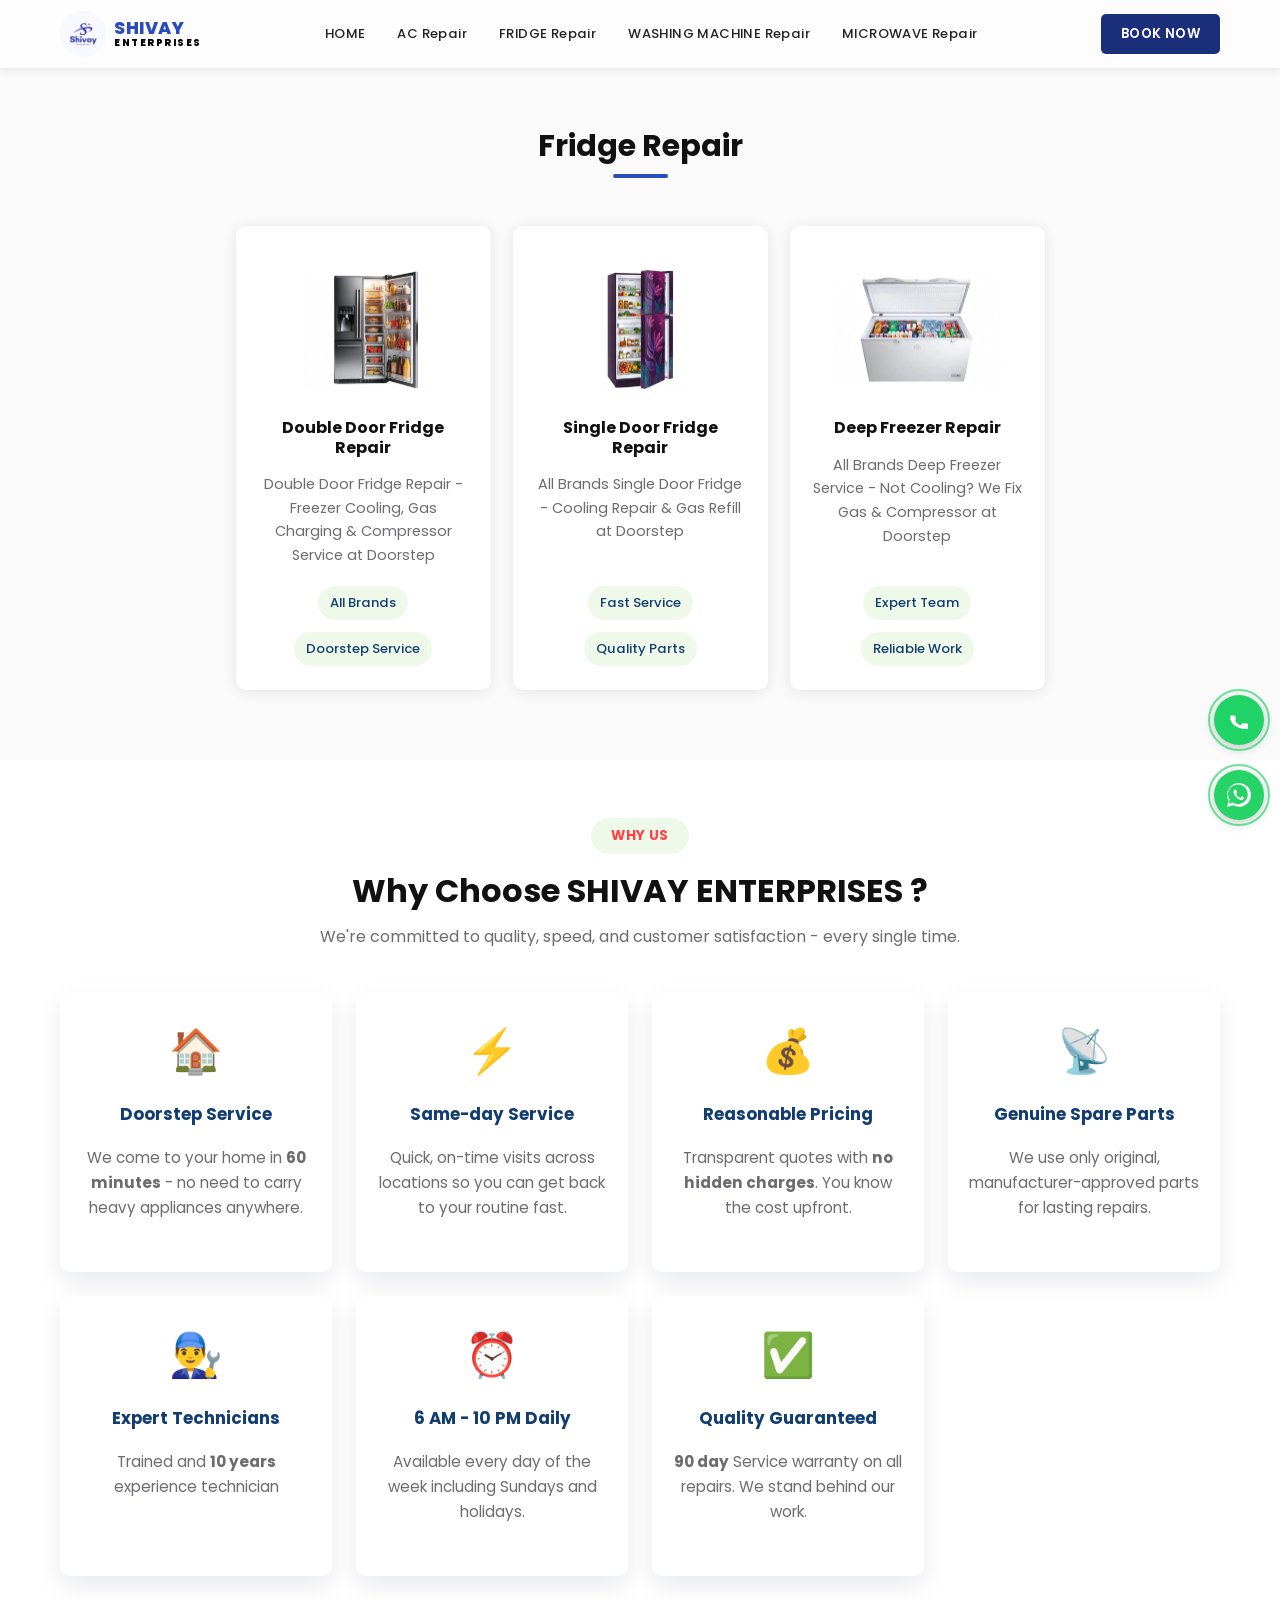
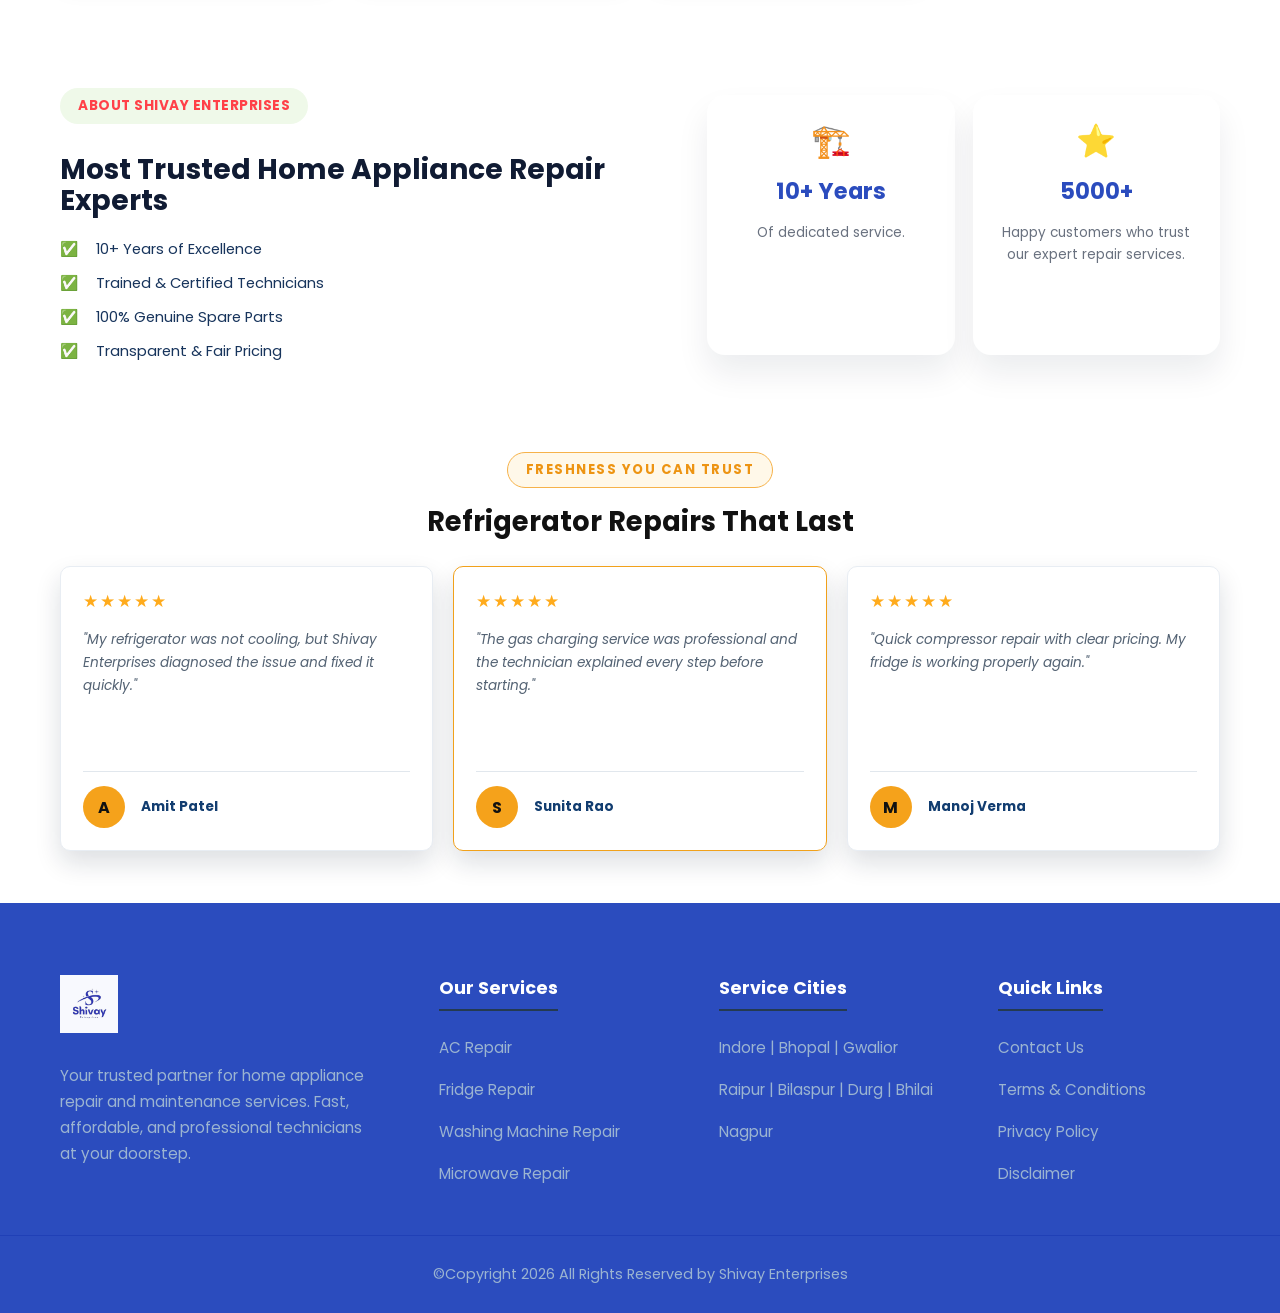
<file: fridge.html>
<!DOCTYPE html>
<html lang="en">
<head>
  <meta charset="UTF-8" />
  <meta name="viewport" content="width=device-width, initial-scale=1.0" />
  <link rel="icon" type="image/jpeg" href="images/logo.jpg?v=2" />
  <link rel="shortcut icon" href="images/logo.jpg?v=2" />
  <meta name="description" content="Professional refrigerator repair and service by Shivay Enterprises." />
  <title>Fridge Repair Service | Shivay Enterprises</title>
  <link rel="preconnect" href="https://fonts.googleapis.com" />
  <link rel="preconnect" href="https://fonts.gstatic.com" crossorigin />
  <link href="https://fonts.googleapis.com/css2?family=Poppins:wght@400;500;600;700;800&display=swap" rel="stylesheet" />
  <link rel="stylesheet" href="css/style.css" />
  <link rel="stylesheet" href="css/ac.css" />
</head>
<body>
  <header class="header" id="mainHeader">
    <div class="container header__inner">
      <a href="index.html" class="logo"><img src="images/logo.jpg" alt="Shivay Enterprises Logo" class="logo__img" /><div class="logo__fallback">S</div><div class="logo__text"><span class="logo__name">SHIVAY</span><span class="logo__sub">ENTERPRISES</span></div></a>
      <nav class="nav" id="desktopNav"><a href="index.html" class="nav__link">HOME</a><a href="ac.html" class="nav__link">AC Repair</a><a href="fridge.html" class="nav__link">FRIDGE Repair</a><a href="washing-machine.html" class="nav__link">WASHING MACHINE Repair</a><a href="microwave.html" class="nav__link">MICROWAVE Repair</a></nav>
      <a href="tel:+919039470978" class="btn-booknow">BOOK NOW</a>
      <button class="hamburger" id="hamburger" aria-label="Open menu"><span></span><span></span><span></span></button>
    </div>
    <div class="mobile-menu" id="mobileMenu"><a href="index.html" class="mobile-menu__link">HOME</a><a href="ac.html" class="mobile-menu__link">AC Repair</a><a href="fridge.html" class="mobile-menu__link">FRIDGE Repair</a><a href="washing-machine.html" class="mobile-menu__link">WASHING MACHINE Repair</a><a href="microwave.html" class="mobile-menu__link">MICROWAVE Repair</a><a href="tel:+919039470978" class="btn-booknow mobile-menu__btn">BOOK NOW</a></div>
  </header>

  <main>

    <section class="washing-machine-page">
      <h1 class="washing-machine-page__title">Fridge Repair</h1>
      <div class="washing-machine-page__grid">
        <article class="wm-card"><div class="wm-card__image-wrap"><img src="images/WhatsApp Image 2026-09-06 at 9.53.45 PM (2).jpeg"  alt="Double door fridge repair" /></div><h2>Double Door Fridge Repair</h2><p>Double Door Fridge Repair - Freezer Cooling, Gas Charging &amp; Compressor Service at Doorstep</p><div class="wm-card__tags"><span>All Brands</span><span>Doorstep Service</span></div></article>
        <article class="wm-card"><div class="wm-card__image-wrap"><img src="images/WhatsApp Image 2026-09-06 at 9.53.45 PM (1) (1).jpeg" alt="Single door fridge repair" /></div><h2>Single Door Fridge Repair</h2><p>All Brands Single Door Fridge - Cooling Repair &amp; Gas Refill at Doorstep</p><div class="wm-card__tags"><span>Fast Service</span><span>Quality Parts</span></div></article>
        <article class="wm-card"><div class="wm-card__image-wrap"><img src="images/WhatsApp Image 2026-09-06 at 9.53.46 PM (1).jpeg" alt="Deep freezer service" /></div><h2>Deep Freezer Repair</h2><p>All Brands Deep Freezer Service - Not Cooling? We Fix Gas &amp; Compressor at Doorstep</p><div class="wm-card__tags"><span>Expert Team</span><span>Reliable Work</span></div></article>
      </div>
      <div class="washing-machine-page__cta"><a href="tel:+919039470978" class="washing-machine-page__button"><svg viewBox="0 0 24 24" aria-hidden="true"><path d="M6.62 10.79c1.44 2.83 3.76 5.14 6.59 6.59l2.2-2.2c.27-.27.67-.36 1.02-.24 1.12.37 2.33.57 3.57.57.55 0 1 .45 1 1V20c0 .55-.45 1-1 1-9.39 0-17-7.61-17-17 0-.55.45-1 1-1h3.5c.55 0 1 .45 1 1 0 1.25.2 2.45.57 3.57.11.35.03.74-.25 1.02l-2.2 2.2z"/></svg>Call For Service</a></div>
    </section>

    <section class="why-choose" id="why-choose">
      <div class="container">
        <p class="why-choose__badge">WHY US</p>
        <h2 class="why-choose__heading">Why Choose SHIVAY ENTERPRISES ?</h2>
        <p class="why-choose__description">We're committed to quality, speed, and customer satisfaction - every single time.</p>
        <div class="why-choose__grid">
          <article class="feature"><div class="feature__icon">&#127968;</div><h3 class="feature__title">Doorstep Service</h3><p class="feature__text">We come to your home in <strong>60 minutes</strong> - no need to carry heavy appliances anywhere.</p></article>
          <article class="feature"><div class="feature__icon">&#9889;</div><h3 class="feature__title">Same-day Service</h3><p class="feature__text">Quick, on-time visits across locations so you can get back to your routine fast.</p></article>
          <article class="feature"><div class="feature__icon">&#128176;</div><h3 class="feature__title">Reasonable Pricing</h3><p class="feature__text">Transparent quotes with <strong>no hidden charges</strong>. You know the cost upfront.</p></article>
          <article class="feature"><div class="feature__icon">&#128225;</div><h3 class="feature__title">Genuine Spare Parts</h3><p class="feature__text">We use only original, manufacturer-approved parts for lasting repairs.</p></article>
          <article class="feature"><div class="feature__icon">&#128104;&#8205;&#128295;</div><h3 class="feature__title">Expert Technicians</h3><p class="feature__text">Trained and <strong>10 years</strong> experience technician</p></article>
          <article class="feature"><div class="feature__icon">&#9200;</div><h3 class="feature__title">6 AM - 10 PM Daily</h3><p class="feature__text">Available every day of the week including Sundays and holidays.</p></article>
          <article class="feature"><div class="feature__icon">&#9989;</div><h3 class="feature__title">Quality Guaranteed</h3><p class="feature__text"><strong>90 day</strong> Service warranty on all repairs. We stand behind our work.</p></article>
        </div>
      </div>
    </section>

    <section class="about" id="about">
      <div class="container about__inner">
        <div class="about__content">
          <p class="about__eyebrow">ABOUT SHIVAY ENTERPRISES</p>
          <h2 class="about__title">Most Trusted Home Appliance Repair Experts</h2>
          <ul class="about__list">
            <li>✅ <span>10+ Years of Excellence</span></li>
            <li>✅ <span>Trained &amp; Certified Technicians</span></li>
            <li>✅ <span>100% Genuine Spare Parts</span></li>
            <li>✅ <span>Transparent &amp; Fair Pricing</span></li>
          </ul>
        </div>

        <div class="about__stats">
          <div class="about__stat">
            <div class="about__stat-icon">🏗️</div>
            <h3>10+ Years</h3>
            <p>Of dedicated service.</p>
          </div>
          <div class="about__stat">
            <div class="about__stat-icon">⭐</div>
            <h3>5000+</h3>
            <p>Happy customers who trust our expert repair services.</p>
          </div>
        </div>
      </div>
    </section>

    <section class="reviews" id="reviews">
      <div class="container">
        <p class="reviews__badge">FRESHNESS YOU CAN TRUST</p>
        <h2 class="reviews__heading">Refrigerator Repairs That Last</h2>
        <div class="reviews__grid">
          <article class="review-card">
            <div class="review-card__stars">★★★★★</div>
            <p class="review-card__text">"My refrigerator was not cooling, but Shivay Enterprises diagnosed the issue and fixed it quickly."</p>
            <div class="review-card__customer"><div class="review-card__avatar">A</div><p>Amit Patel</p></div>
          </article>
          <article class="review-card review-card--featured">
            <div class="review-card__stars">★★★★★</div>
            <p class="review-card__text">"The gas charging service was professional and the technician explained every step before starting."</p>
            <div class="review-card__customer"><div class="review-card__avatar">S</div><p>Sunita Rao</p></div>
          </article>
          <article class="review-card">
            <div class="review-card__stars">★★★★★</div>
            <p class="review-card__text">"Quick compressor repair with clear pricing. My fridge is working properly again."</p>
            <div class="review-card__customer"><div class="review-card__avatar">M</div><p>Manoj Verma</p></div>
          </article>
        </div>
      </div>
    </section>
  </main>

  <!-- <div class="washing-machine-page__cta"><a href="tel:+919039470978" class="washing-machine-page__button"><svg viewBox="0 0 24 24" aria-hidden="true"><path d="M6.62 10.79c1.44 2.83 3.76 5.14 6.59 6.59l2.2-2.2c.27-.27.67-.36 1.02-.24 1.12.37 2.33.57 3.57.57.55 0 1 .45 1 1V20c0 .55-.45 1-1 1C8.61 21 3 15.39 3 8.5c0-.55.45-1 1-1h3.5c.55 0 1 .45 1 1 0 1.25.2 2.45.57 3.57.11.35.03.74-.25 1.02z"/></svg>Call For Service</a></div> -->
  <section class="contact" id="contact"><div class="container"><div class="contact__grid"><div class="contact__brand"><img src="images/logo.jpg" alt="Shivay Enterprises" class="contact__logo" /><p>Your trusted partner for home appliance repair and maintenance services. Fast, affordable, and professional technicians at your doorstep.</p></div><div class="contact__column"><h2>Our Services</h2><a href="ac.html">AC Repair</a>
          <a href="fridge.html">Fridge Repair</a>
          <a href="washing-machine.html">Washing Machine Repair</a>
          <a href="microwave.html">Microwave Repair</a></div><div class="contact__column"><h2>Service Cities</h2><p>Indore | Bhopal | Gwalior</p><p class="contact__cities">Raipur | Bilaspur | Durg | Bhilai</p><p>Nagpur</p></div><div class="contact__column"><h2>Quick Links</h2><a href="tel:+919039470978">Contact Us</a><a href="terms.html">Terms &amp; Conditions</a><a href="privacy.html">Privacy Policy</a><a href="disclaimer.html">Disclaimer</a></div></div></div></section>
  <footer class="footer"><div class="container"><p class="footer__copy">&copy;Copyright 2026 All Rights Reserved by Shivay Enterprises</p></div></footer>
  <div class="sticky-callbar"><a href="tel:+919039470978" class="sticky-callbar__button"><svg viewBox="0 0 24 24" aria-hidden="true"><path d="M6.62 10.79c1.44 2.83 3.76 5.14 6.59 6.59l2.2-2.2c.27-.27.67-.36 1.02-.24 1.12.37 2.33.57 3.57.57.55 0 1 .45 1 1V20c0 .55-.45 1-1 1C8.61 21 3 15.39 3 8.5c0-.55.45-1 1-1h3.5c.55 0 1 .45 1 1 0 1.25.2 2.45.57 3.57.11.35.03.74-.25 1.02z"/></svg>Call Now</a></div>
    <div class="floating-btns"><a href="tel:+919039470978" class="floating-btn floating-btn--call" title="Call Us"><svg viewBox="0 0 24 24" aria-hidden="true"><path d="M6.62 10.79c1.44 2.83 3.76 5.14 6.59 6.59l2.2-2.2c.27-.27.67-.36 1.02-.24 1.12.37 2.33.57 3.57.57.55 0 1 .45 1 1V20c0 .55-.45 1-1 1C8.61 21 3 15.39 3 8.5c0-.55.45-1 1-1h3.5c.55 0 1 .45 1 1 0 1.25.2 2.45.57 3.57.11.35.03.74-.25 1.02z"/></svg></a><a href="https://wa.me/919039470978" class="floating-btn floating-btn--whatsapp" title="WhatsApp" target="_blank" rel="noopener"><svg viewBox="0 0 24 24" aria-hidden="true"><path d="M17.472 14.382c-.297-.149-1.758-.867-2.03-.967-.273-.27-.767.966-.94 1.164-.173.199-.347.223-.644.075-.297-.15-1.255-.463-2.39-1.475-.883-.788-1.48-1.761-1.653-2.059-.173-.297-.018-.458.13-.606.134-.133.298-.347.446-.52.149-.174.198-.298.298-.497.099-.198.05-.371-.025-.52-.075-.149-.669-1.612-.916-2.207-.242-.579-.487-.5-.669-.51-.173-.008-.371-.01-.57-.01-.198 0-.52.074-.792.372-.272.297-1.04 1.016-1.04 2.479 0 1.462 1.065 2.875 1.213 3.074.149.198 2.096 3.2 5.077 4.487.709.306 1.262.195 1.871.118.571-.085 1.758-.719 2.006-1.413z"/></svg></a></div>
  <script src="js/script.js"></script>
</body>
</html>
</file>
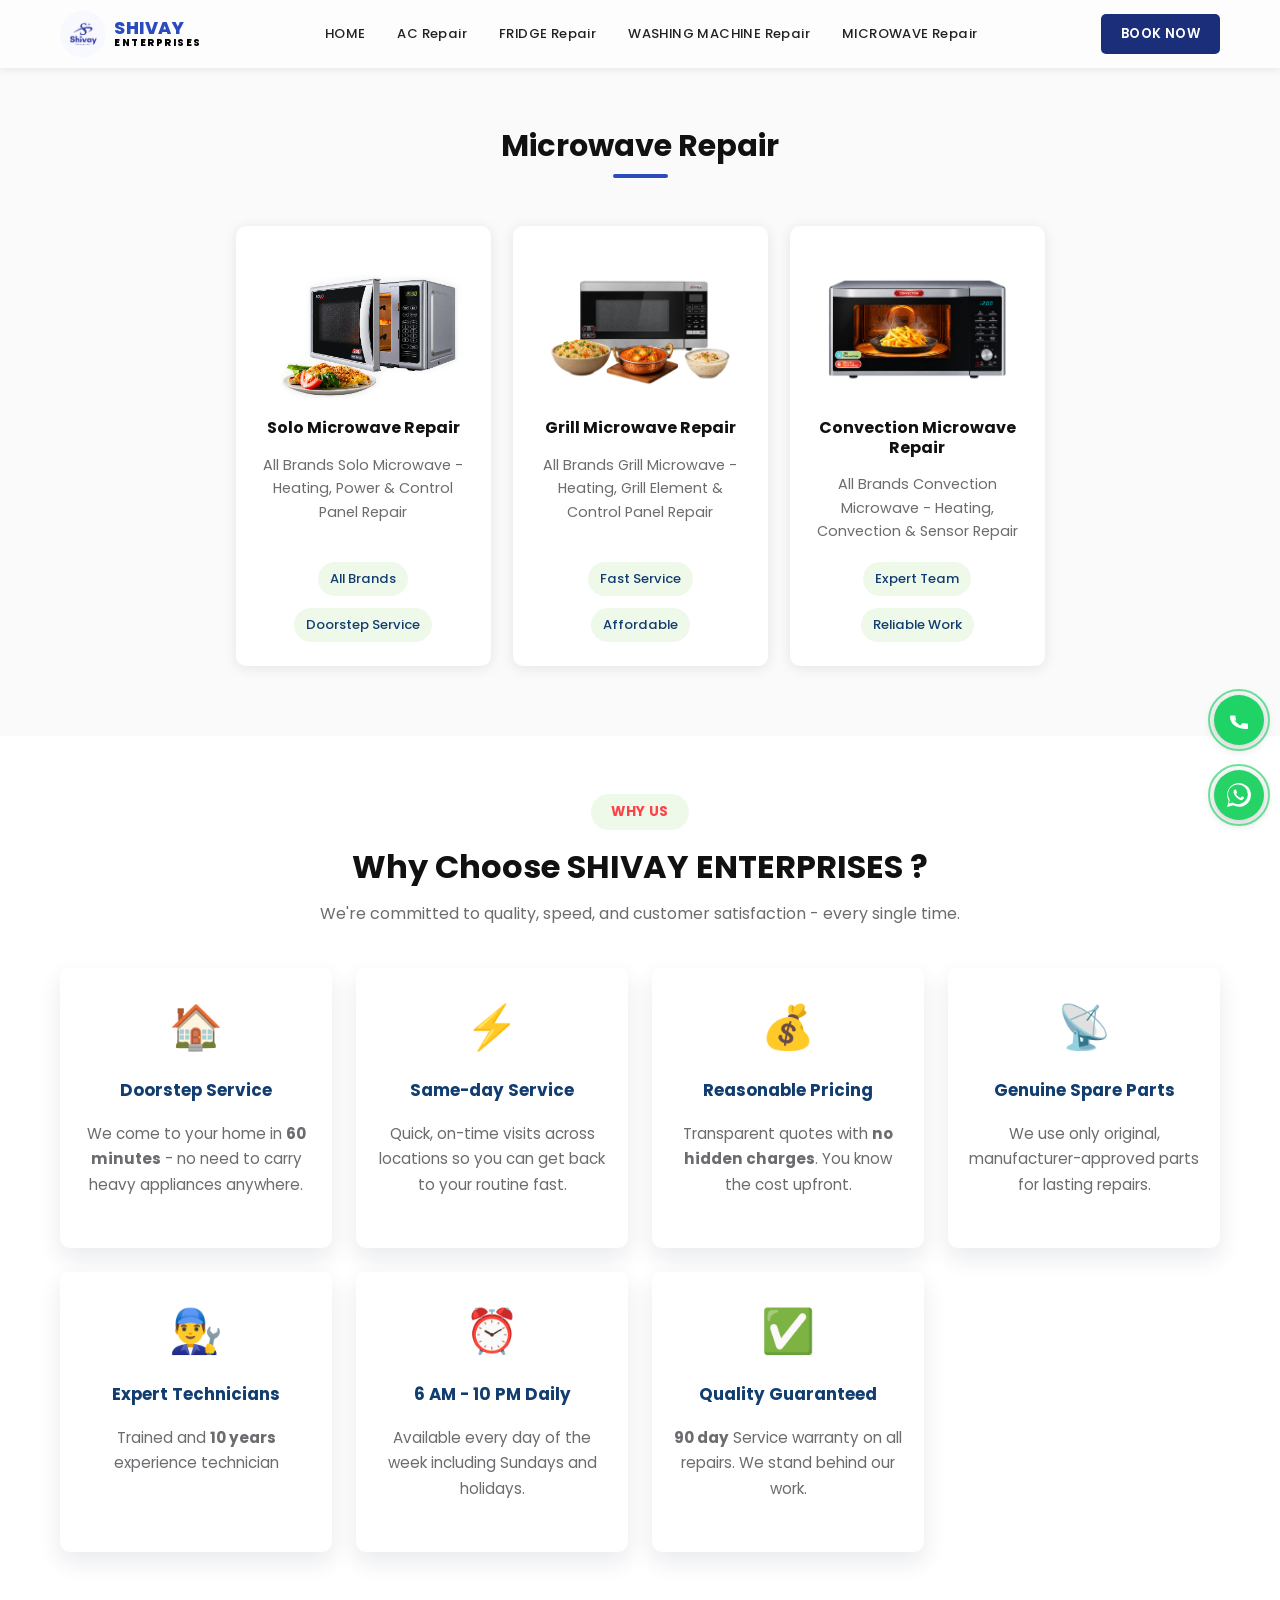
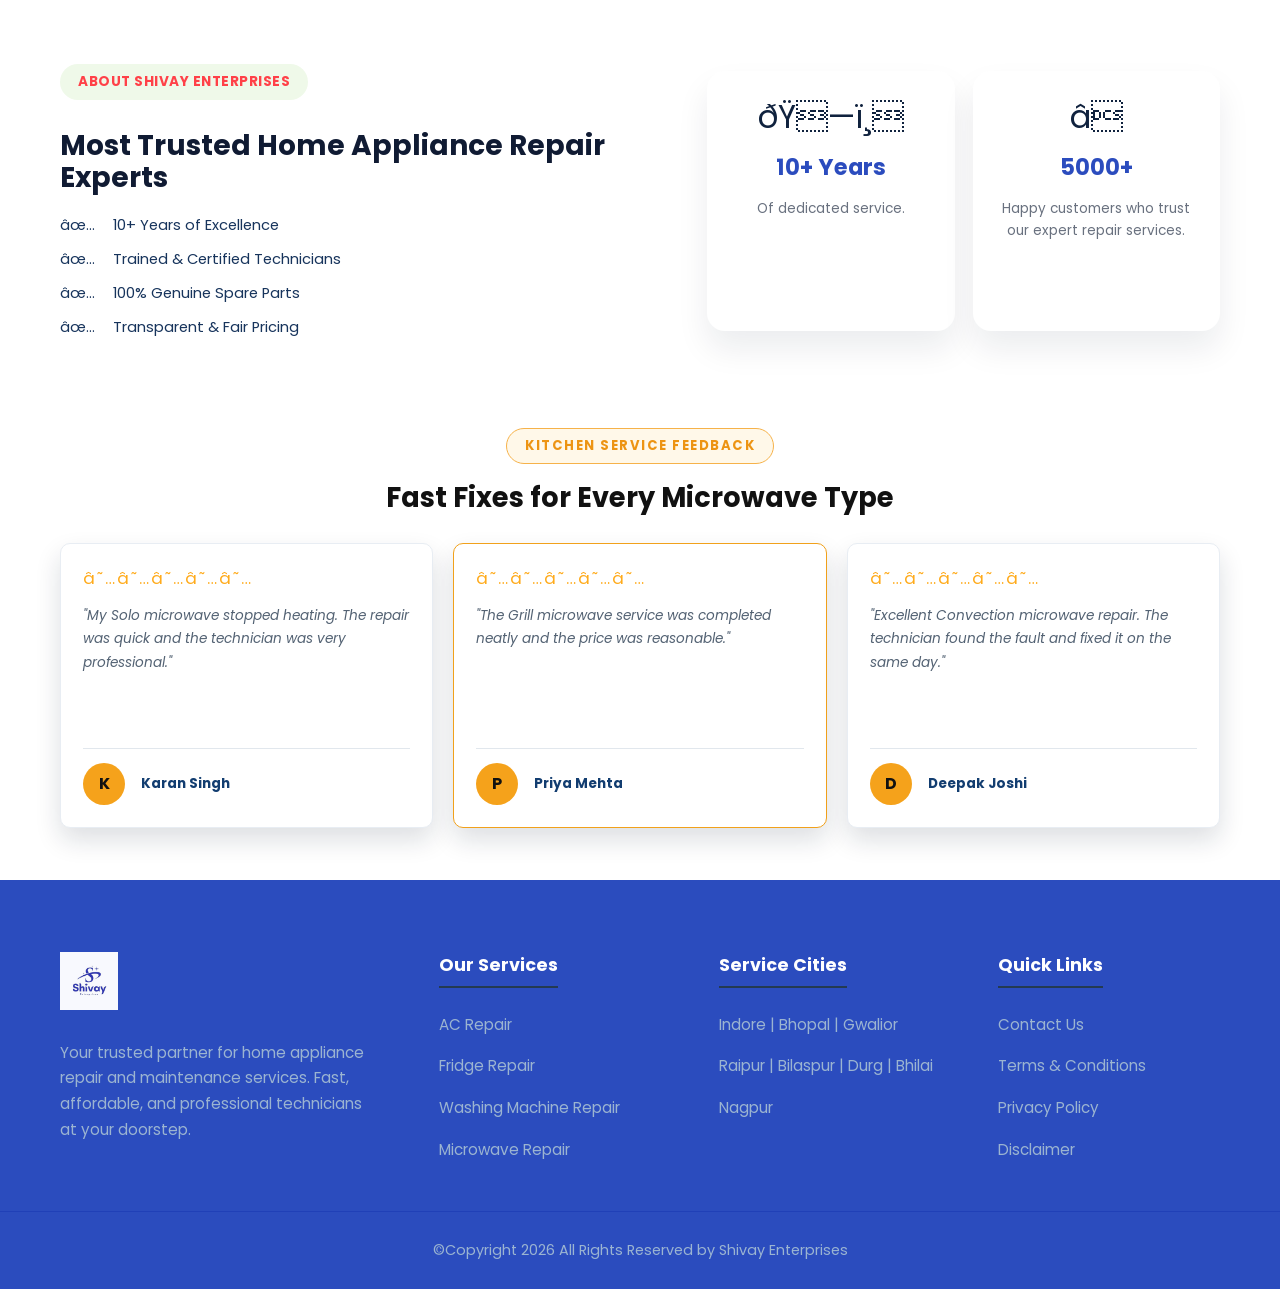
<file: microwave.html>
<div class="floating-btns"><a href="tel:+919039470978" class="floating-btn floating-btn--call" title="Call Us"><svg viewBox="0 0 24 24" aria-hidden="true"><path d="M6.62 10.79c1.44 2.83 3.76 5.14 6.59 6.59l2.2-2.2c.27-.27.67-.36 1.02-.24 1.12.37 2.33.57 3.57.57.55 0 1 .45 1 1V20c0 .55-.45 1-1 1C8.61 21 3 15.39 3 8.5c0-.55.45-1 1-1h3.5c.55 0 1 .45 1 1 0 1.25.2 2.45.57 3.57.11.35.03.74-.25 1.02z"/></svg></a><a href="https://wa.me/919039470978" class="floating-btn floating-btn--whatsapp" title="WhatsApp" target="_blank" rel="noopener"><svg viewBox="0 0 24 24" aria-hidden="true"><path d="M17.472 14.382c-.297-.149-1.758-.867-2.03-.967-.273-.297-.767.966-.94 1.164-.173.199-.347.223-.644.075-.297-.15-1.255-.463-2.39-1.475-.883-.788-1.48-1.761-1.653-2.059-.173-.297-.018-.458.13-.606.134-.133.298-.347.446-.52.149-.198.198-.298.298-.497.099-.198.05-.371-.025-.52-.075-.149-.669-1.612-.916-2.207-.242-.579-.487-.5-.669-.51-.198 0-.52.074-.792.372-.272.297-1.04 1.016-1.04 2.479 0 1.462 1.065 2.875 1.213 3.074.149.198 2.096 3.2 5.077 4.487.709.306 1.262.195 1.871.118.571-.085 1.758-.719 2.006-1.413z"/></svg></a></div>
 
  <!DOCTYPE html>
<html lang="en">
<head>
  <meta charset="UTF-8" />
  <meta name="viewport" content="width=device-width, initial-scale=1.0" />
  <link rel="icon" type="image/jpeg" href="images/logo.jpg?v=2" />
  <link rel="shortcut icon" href="images/logo.jpg?v=2" />
  <meta name="description" content="Professional microwave oven repair and service by Shivay Enterprises." />
  <title>Microwave Repair Service | Shivay Enterprises</title>
  <link rel="preconnect" href="https://fonts.googleapis.com" />
  <link rel="preconnect" href="https://fonts.gstatic.com" crossorigin />
  <link href="https://fonts.googleapis.com/css2?family=Poppins:wght@400;500;600;700;800&display=swap" rel="stylesheet" />
  <link rel="stylesheet" href="css/style.css" />
  <link rel="stylesheet" href="css/ac.css" />
</head>
<body>
  <header class="header" id="mainHeader">
    <div class="container header__inner">
      <a href="index.html" class="logo">
        <img src="images/logo.jpg" alt="Shivay Enterprises Logo" class="logo__img" onerror="this.style.display='none';this.nextElementSibling.style.display='flex'" />
        <div class="logo__fallback">S</div>
        <div class="logo__text">
          <span class="logo__name">SHIVAY</span>
          <span class="logo__sub">ENTERPRISES</span>
        </div>
      </a>

      <nav class="nav" id="desktopNav">
        <a href="index.html" class="nav__link">HOME</a>
        <a href="ac.html" class="nav__link">AC Repair</a>
        <a href="fridge.html" class="nav__link">FRIDGE Repair</a>
        <a href="washing-machine.html" class="nav__link">WASHING MACHINE Repair</a>
        <a href="microwave.html" class="nav__link">MICROWAVE Repair</a>
      </nav>

      <a href="tel:+919039470978" class="btn-booknow">BOOK NOW</a>

      <button class="hamburger" id="hamburger" aria-label="Open menu">
        <span></span><span></span><span></span>
      </button>
    </div>

    <div class="mobile-menu" id="mobileMenu">
      <a href="index.html" class="mobile-menu__link">HOME</a>
      <a href="ac.html" class="mobile-menu__link">AC Repair</a>
      <a href="fridge.html" class="mobile-menu__link">FRIDGE Repair</a>
      <a href="washing-machine.html" class="mobile-menu__link">WASHING MACHINE Repair</a>
      <a href="microwave.html" class="mobile-menu__link">MICROWAVE Repair</a>
      <a href="tel:+919039470978" class="btn-booknow mobile-menu__btn">BOOK NOW</a>
    </div>
  </header>

  <main>
    <section class="washing-machine-page">
      <h1 class="washing-machine-page__title">Microwave Repair</h1>
      <div class="washing-machine-page__grid">
        <article class="wm-card">
          <div class="wm-card__image-wrap"><img src="images/WhatsApp Image 2026-09-06 at 4.50.38 PM.png" alt="Solo microwave oven repair" /></div>
          <h2>Solo Microwave Repair</h2>
          <p>All Brands Solo Microwave - Heating, Power &amp; Control Panel Repair</p>
          <div class="wm-card__tags"><span>All Brands</span><span>Doorstep Service</span></div>
        </article>
        <article class="wm-card">
          <div class="wm-card__image-wrap"><img src="images/WhatsApp Image 2026-09-06 at 4.50.39 PM (1).png" alt="Grill microwave oven service" /></div>
          <h2>Grill Microwave Repair</h2>
          <p>All Brands Grill Microwave - Heating, Grill Element &amp; Control Panel Repair</p>
          <div class="wm-card__tags"><span>Fast Service</span><span>Affordable</span></div>
        </article>
        <article class="wm-card">
          <div class="wm-card__image-wrap"><img src="images/WhatsApp Image 2026-09-06 at 4.50.39 PM (1) (1).png" alt="Convection microwave technician service" /></div>
          <h2>Convection Microwave Repair</h2>
          <p>All Brands Convection Microwave - Heating, Convection &amp; Sensor Repair</p>
          <div class="wm-card__tags"><span>Expert Team</span><span>Reliable Work</span></div>
        </article>
      </div>
      <div class="washing-machine-page__cta">
        <a href="tel:+919039470978" class="washing-machine-page__button"><svg viewBox="0 0 24 24" aria-hidden="true"><path d="M6.62 10.79c1.44 2.83 3.76 5.14 6.59 6.59l2.2-2.2c.27-.27.67-.36 1.02-.24 1.12.37 2.33.57 3.57.57.55 0 1 .45 1 1V20c0 .55-.45 1-1 1-9.39 0-17-7.61-17-17 0-.55.45-1 1-1h3.5c.55 0 1 .45 1 1 0 1.25.2 2.45.57 3.57.11.35.03.74-.25 1.02l-2.2 2.2z"/></svg>Call For Service</a>
      </div>
    </section>
  </main>

  <section class="why-choose" id="why-choose">
    <div class="container">
      <p class="why-choose__badge">WHY US</p>
      <h2 class="why-choose__heading">Why Choose SHIVAY ENTERPRISES ?</h2>
      <p class="why-choose__description">We're committed to quality, speed, and customer satisfaction - every single time.</p>
      <div class="why-choose__grid">
        <article class="feature"><div class="feature__icon">&#127968;</div><h3 class="feature__title">Doorstep Service</h3><p class="feature__text">We come to your home in <strong>60 minutes</strong> - no need to carry heavy appliances anywhere.</p></article>
        <article class="feature"><div class="feature__icon">&#9889;</div><h3 class="feature__title">Same-day Service</h3><p class="feature__text">Quick, on-time visits across locations so you can get back to your routine fast.</p></article>
        <article class="feature"><div class="feature__icon">&#128176;</div><h3 class="feature__title">Reasonable Pricing</h3><p class="feature__text">Transparent quotes with <strong>no hidden charges</strong>. You know the cost upfront.</p></article>
        <article class="feature"><div class="feature__icon">&#128225;</div><h3 class="feature__title">Genuine Spare Parts</h3><p class="feature__text">We use only original, manufacturer-approved parts for lasting repairs.</p></article>
        <article class="feature"><div class="feature__icon">&#128104;&#8205;&#128295;</div><h3 class="feature__title">Expert Technicians</h3><p class="feature__text">Trained and <strong>10 years</strong> experience technician</p></article>
        <article class="feature"><div class="feature__icon">&#9200;</div><h3 class="feature__title">6 AM - 10 PM Daily</h3><p class="feature__text">Available every day of the week including Sundays and holidays.</p></article>
        <article class="feature"><div class="feature__icon">&#9989;</div><h3 class="feature__title">Quality Guaranteed</h3><p class="feature__text"><strong>90 day</strong> Service warranty on all repairs. We stand behind our work.</p></article>
      </div>
    </div>
  </section>

  <section class="about" id="about">
    <div class="container about__inner">
      <div class="about__content">
        <p class="about__eyebrow">ABOUT SHIVAY ENTERPRISES</p>
        <h2 class="about__title">Most Trusted Home Appliance Repair Experts</h2>
        <ul class="about__list">
          <li>✅ <span>10+ Years of Excellence</span></li>
          <li>✅ <span>Trained &amp; Certified Technicians</span></li>
          <li>✅ <span>100% Genuine Spare Parts</span></li>
          <li>✅ <span>Transparent &amp; Fair Pricing</span></li>
        </ul>
      </div>

      <div class="about__stats">
        <div class="about__stat">
          <div class="about__stat-icon">🏗️</div>
          <h3>10+ Years</h3>
          <p>Of dedicated service.</p>
        </div>
        <div class="about__stat">
          <div class="about__stat-icon">⭐</div>
          <h3>5000+</h3>
          <p>Happy customers who trust our expert repair services.</p>
        </div>
      </div>
    </div>
  </section>

  <section class="reviews" id="reviews">
    <div class="container">
      <p class="reviews__badge">KITCHEN SERVICE FEEDBACK</p>
      <h2 class="reviews__heading">Fast Fixes for Every Microwave Type</h2>
      <div class="reviews__grid">
        <article class="review-card">
          <div class="review-card__stars">★★★★★</div>
          <p class="review-card__text">"My Solo microwave stopped heating. The repair was quick and the technician was very professional."</p>
          <div class="review-card__customer"><div class="review-card__avatar">K</div><p>Karan Singh</p></div>
        </article>
        <article class="review-card review-card--featured">
          <div class="review-card__stars">★★★★★</div>
          <p class="review-card__text">"The Grill microwave service was completed neatly and the price was reasonable."</p>
          <div class="review-card__customer"><div class="review-card__avatar">P</div><p>Priya Mehta</p></div>
        </article>
        <article class="review-card">
          <div class="review-card__stars">★★★★★</div>
          <p class="review-card__text">"Excellent Convection microwave repair. The technician found the fault and fixed it on the same day."</p>
          <div class="review-card__customer"><div class="review-card__avatar">D</div><p>Deepak Joshi</p></div>
        </article>
      </div>
    </div>
  </section>

  <!-- <div class="washing-machine-page__cta">
    <a href="tel:+919039470978" class="washing-machine-page__button"><svg viewBox="0 0 24 24" aria-hidden="true"><path d="M6.62 10.79c1.44 2.83 3.76 5.14 6.59 6.59l2.2-2.2c.27-.27.67-.36 1.02-.24 1.12.37 2.33.57 3.57.57.55 0 1 .45-1 1V20c0 .55-.45 1-1 1-9.39 0-17-7.61-17-17 0-.55.45-1 1-1h3.5c.55 0 1 .45 1 1 0 1.25.2 2.45.57 3.57.11.35.03.74-.25 1.02z"/></svg>Call For Service</a>
  </div> -->

  <section class="contact" id="contact">
    <div class="container">
      <div class="contact__grid">
        <div class="contact__brand">
          <img src="images/logo.jpg" alt="Shivay Enterprises" class="contact__logo" />
          <p>Your trusted partner for home appliance repair and maintenance services. Fast, affordable, and professional technicians at your doorstep.</p>
        </div>
        <div class="contact__column">
          <h2>Our Services</h2>
          <a href="ac.html">AC Repair</a>
          <a href="fridge.html">Fridge Repair</a>
          <a href="washing-machine.html">Washing Machine Repair</a>
          <a href="microwave.html">Microwave Repair</a>
        </div>
        <div class="contact__column">
          <h2>Service Cities</h2>
          <p>Indore | Bhopal | Gwalior</p>
          <p class="contact__cities">Raipur | Bilaspur | Durg | Bhilai</p>
          <p>Nagpur</p>
        </div>
        <div class="contact__column">
          <h2>Quick Links</h2>
          <a href="tel:+919039470978">Contact Us</a>
          <a href="terms.html">Terms &amp; Conditions</a>
          <a href="privacy.html">Privacy Policy</a>
          <a href="disclaimer.html">Disclaimer</a>
        </div>
      </div>
    </div>
  </section>

  <footer class="footer"><div class="container"><p class="footer__copy">&copy;Copyright 2026 All Rights Reserved by Shivay Enterprises</p></div></footer>

  <div class="sticky-callbar"><a href="tel:+919039470978" class="sticky-callbar__button"><svg viewBox="0 0 24 24" aria-hidden="true"><path d="M6.62 10.79c1.44 2.83 3.76 5.14 6.59 6.59l2.2-2.2c.27-.27.67-.36 1.02-.24 1.12.37 2.33.57 3.57.57.55 0 1 .45 1 1V20c0 .55-.45 1-1 1C8.61 21 3 15.39 3 8.5c0-.55.45-1 1-1h3.5c.55 0 1 .45 1 1 0 1.25.2 2.45.57 3.57.11.35.03.74-.25 1.02z"/></svg>Call Now</a></div>

  <script src="js/script.js"></script>
</body>
</html>
</file>
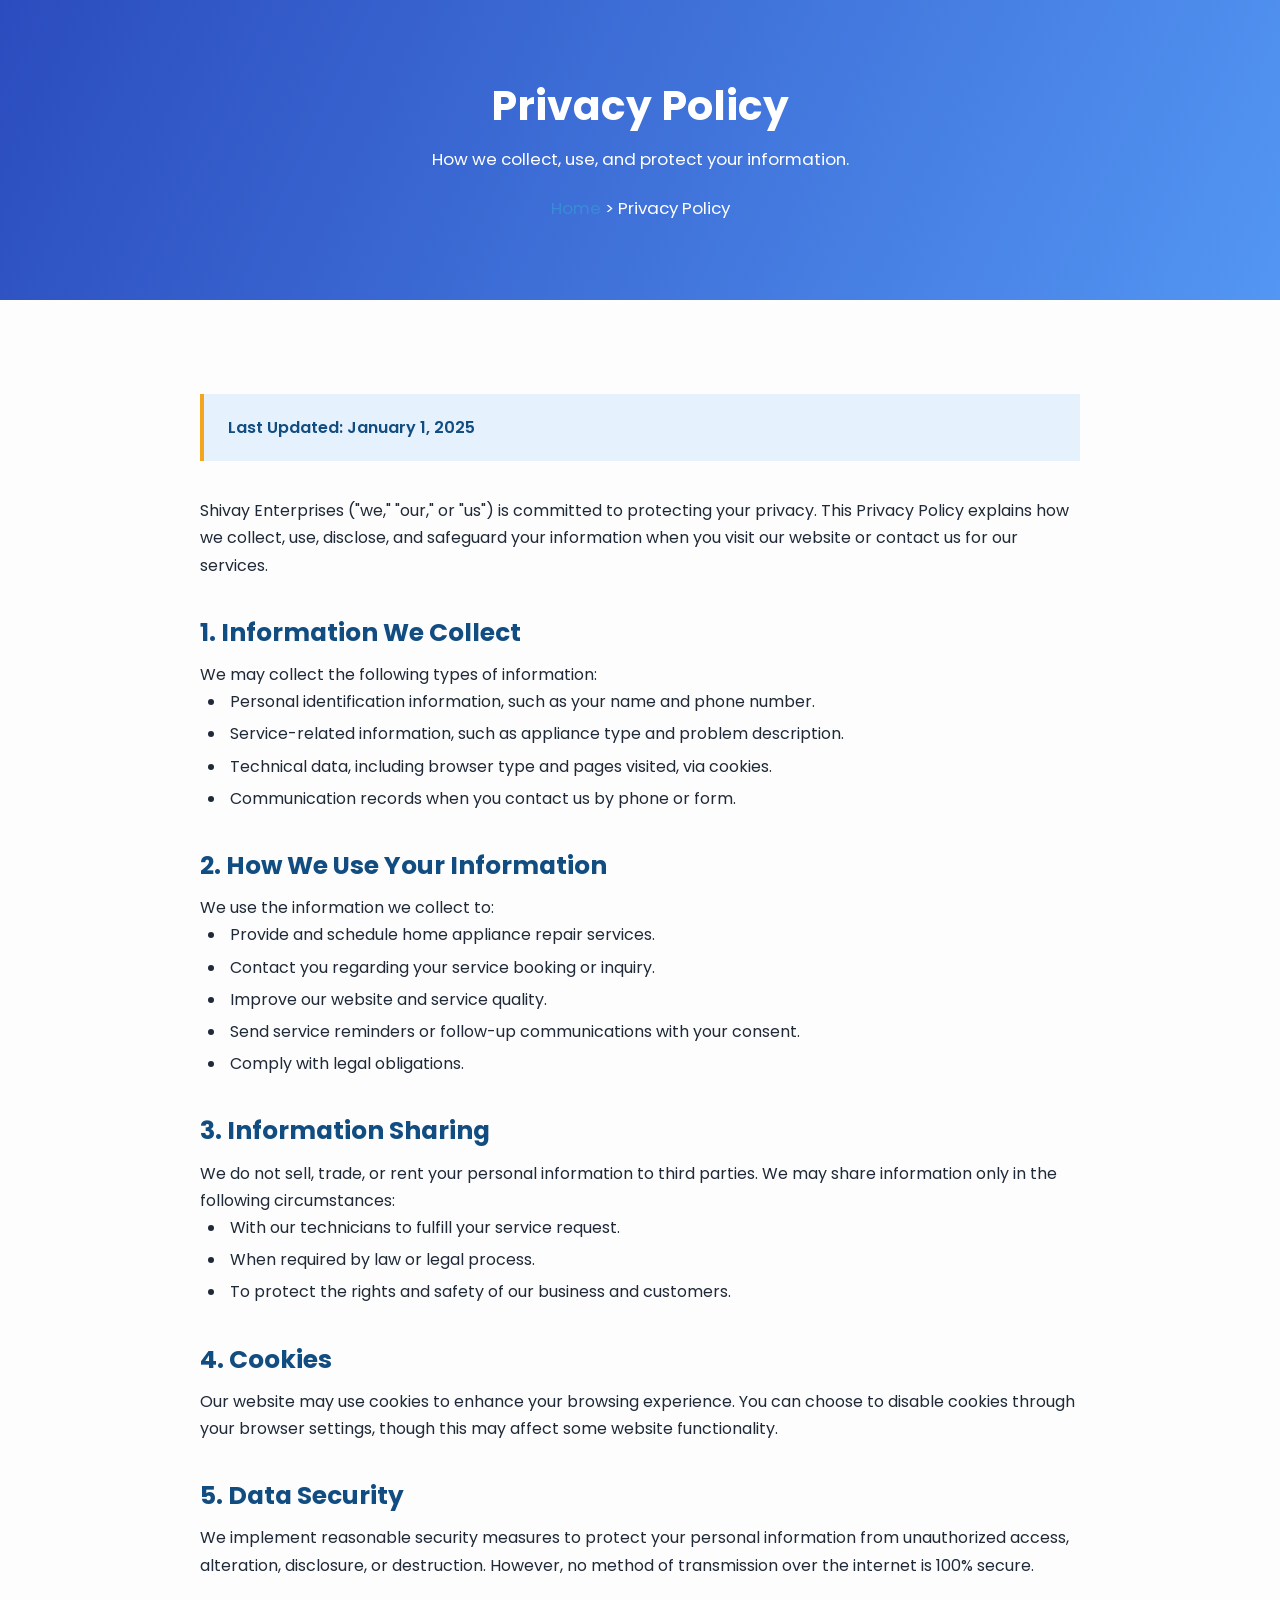
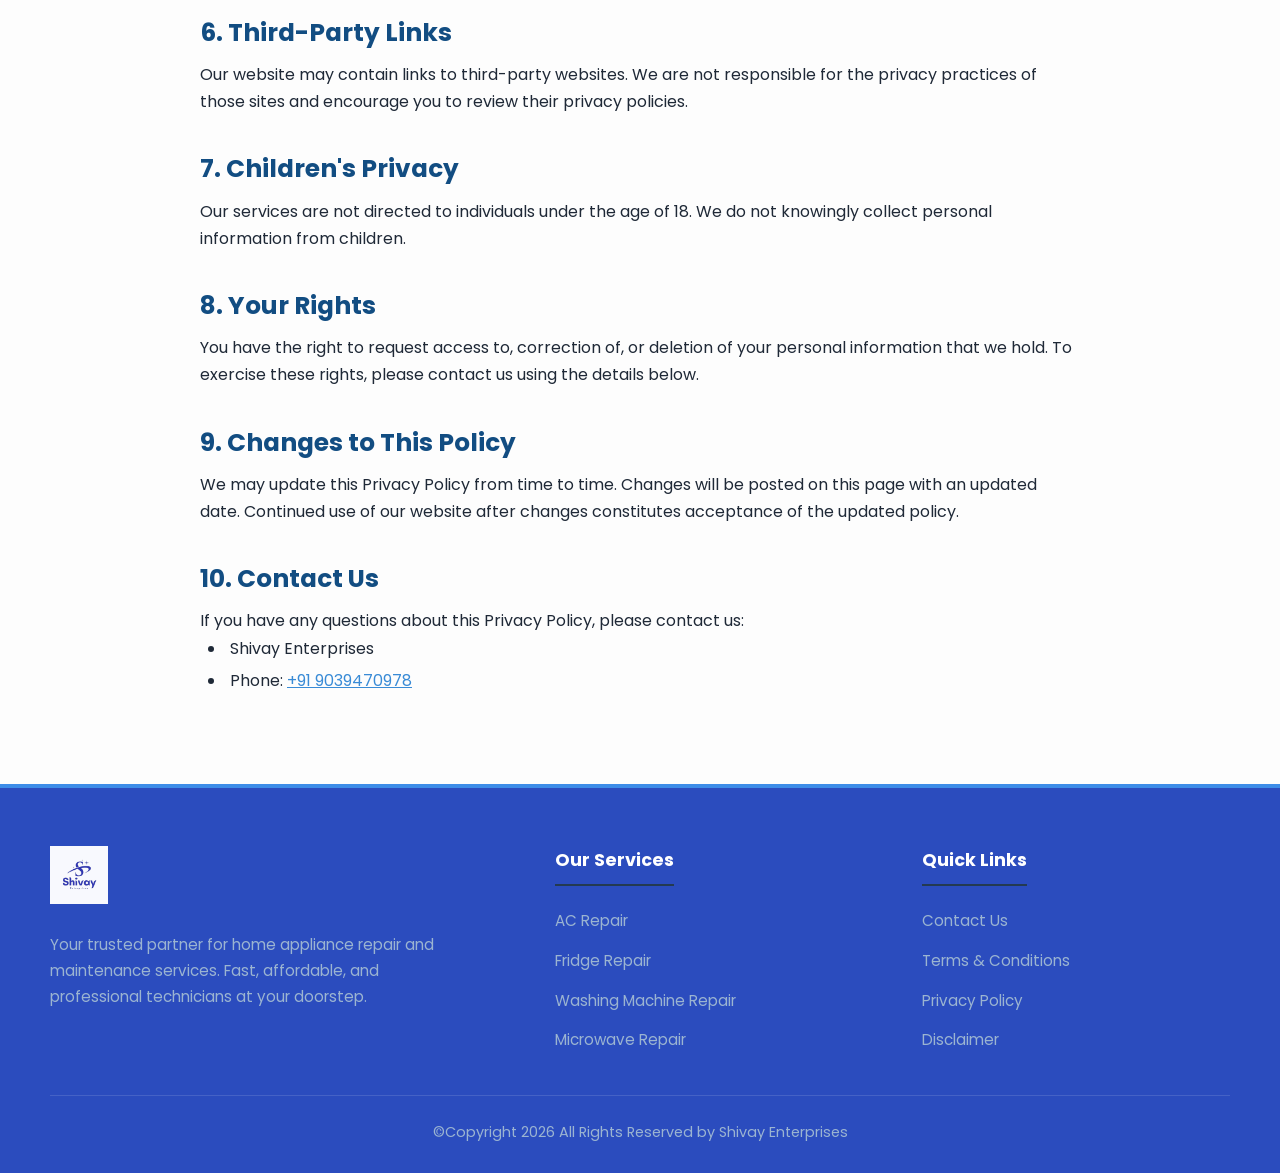
<file: privacy.html>
<!DOCTYPE html>
<html lang="en">
<head>
  <meta charset="UTF-8" />
  <meta name="viewport" content="width=device-width, initial-scale=1.0" />
  <link rel="icon" type="image/jpeg" href="images/logo.jpg?v=2" />
  <link rel="shortcut icon" href="images/logo.jpg?v=2" />
  <meta name="description" content="Privacy Policy for Shivay Enterprises appliance repair services." />
  <title>Privacy Policy | Shivay Enterprises</title>
  <link rel="preconnect" href="https://fonts.googleapis.com" />
  <link rel="preconnect" href="https://fonts.gstatic.com" crossorigin />
  <link href="https://fonts.googleapis.com/css2?family=Poppins:wght@400;500;600;700&display=swap" rel="stylesheet" />
  <link rel="stylesheet" href="css/terms.css" />
</head>
<body>
  <header class="terms-hero">
    <div class="terms-hero__inner">
      <h1>Privacy Policy</h1>
      <p>How we collect, use, and protect your information.</p>
      <p class="terms-hero__crumb"><a href="index.html">Home</a> &gt; Privacy Policy</p>
    </div>
  </header>

  <main class="terms-content">
    <div class="terms-updated">Last Updated: January 1, 2025</div>

    <p>Shivay Enterprises ("we," "our," or "us") is committed to protecting your privacy. This Privacy Policy explains how we collect, use, disclose, and safeguard your information when you visit our website or contact us for our services.</p>

    <section>
      <h2>1. Information We Collect</h2>
      <p>We may collect the following types of information:</p>
      <ul>
        <li>Personal identification information, such as your name and phone number.</li>
        <li>Service-related information, such as appliance type and problem description.</li>
        <li>Technical data, including browser type and pages visited, via cookies.</li>
        <li>Communication records when you contact us by phone or form.</li>
      </ul>
    </section>

    <section>
      <h2>2. How We Use Your Information</h2>
      <p>We use the information we collect to:</p>
      <ul>
        <li>Provide and schedule home appliance repair services.</li>
        <li>Contact you regarding your service booking or inquiry.</li>
        <li>Improve our website and service quality.</li>
        <li>Send service reminders or follow-up communications with your consent.</li>
        <li>Comply with legal obligations.</li>
      </ul>
    </section>

    <section>
      <h2>3. Information Sharing</h2>
      <p>We do not sell, trade, or rent your personal information to third parties. We may share information only in the following circumstances:</p>
      <ul>
        <li>With our technicians to fulfill your service request.</li>
        <li>When required by law or legal process.</li>
        <li>To protect the rights and safety of our business and customers.</li>
      </ul>
    </section>

    <section>
      <h2>4. Cookies</h2>
      <p>Our website may use cookies to enhance your browsing experience. You can choose to disable cookies through your browser settings, though this may affect some website functionality.</p>
    </section>

    <section>
      <h2>5. Data Security</h2>
      <p>We implement reasonable security measures to protect your personal information from unauthorized access, alteration, disclosure, or destruction. However, no method of transmission over the internet is 100% secure.</p>
    </section>

    <section>
      <h2>6. Third-Party Links</h2>
      <p>Our website may contain links to third-party websites. We are not responsible for the privacy practices of those sites and encourage you to review their privacy policies.</p>
    </section>

    <section>
      <h2>7. Children's Privacy</h2>
      <p>Our services are not directed to individuals under the age of 18. We do not knowingly collect personal information from children.</p>
    </section>

    <section>
      <h2>8. Your Rights</h2>
      <p>You have the right to request access to, correction of, or deletion of your personal information that we hold. To exercise these rights, please contact us using the details below.</p>
    </section>

    <section>
      <h2>9. Changes to This Policy</h2>
      <p>We may update this Privacy Policy from time to time. Changes will be posted on this page with an updated date. Continued use of our website after changes constitutes acceptance of the updated policy.</p>
    </section>

    <section>
      <h2>10. Contact Us</h2>
      <p>If you have any questions about this Privacy Policy, please contact us:</p>
      <ul>
        <li>Shivay Enterprises</li>
        <li>Phone: <a href="tel:+919039470978">+91 9039470978</a></li>
      </ul>
    </section>
  </main>

  <footer class="terms-footer">
    <div class="terms-footer__grid privacy-footer__grid">
      <div class="terms-footer__brand">
        <img src="images/logo.jpg" alt="Shivay Enterprises" />
        <p>Your trusted partner for home appliance repair and maintenance services. Fast, affordable, and professional technicians at your doorstep.</p>
      </div>
      <div class="terms-footer__column">
        <h2>Our Services</h2>
        <a href="ac.html">AC Repair</a>
          <a href="fridge.html">Fridge Repair</a>
          <a href="washing-machine.html">Washing Machine Repair</a>
          <a href="microwave.html">Microwave Repair</a>
      </div>
      <div class="terms-footer__column">
        <h2>Quick Links</h2>
        <a href="tel:+919039470978">Contact Us</a>
        <a href="terms.html">Terms &amp; Conditions</a>
        <a href="privacy.html">Privacy Policy</a>
        <a href="disclaimer.html">Disclaimer</a>
      </div>
    </div>
    <p class="terms-footer__copy">&copy;Copyright 2026 All Rights Reserved by Shivay Enterprises</p>
  </footer>
  <div class="sticky-callbar"><a href="tel:+919039470978" class="sticky-callbar__button"><svg viewBox="0 0 24 24" aria-hidden="true"><path d="M6.62 10.79c1.44 2.83 3.76 5.14 6.59 6.59l2.2-2.2c.27-.27.67-.36 1.02-.24 1.12.37 2.33.57 3.57.57.55 0 1 .45 1 1V20c0 .55-.45 1-1 1C8.61 21 3 15.39 3 8.5c0-.55.45-1 1-1h3.5c.55 0 1 .45 1 1 0 1.25.2 2.45.57 3.57.11.35.03.74-.25 1.02z"/></svg>Call Now</a></div>
</body>
</html>
</file>
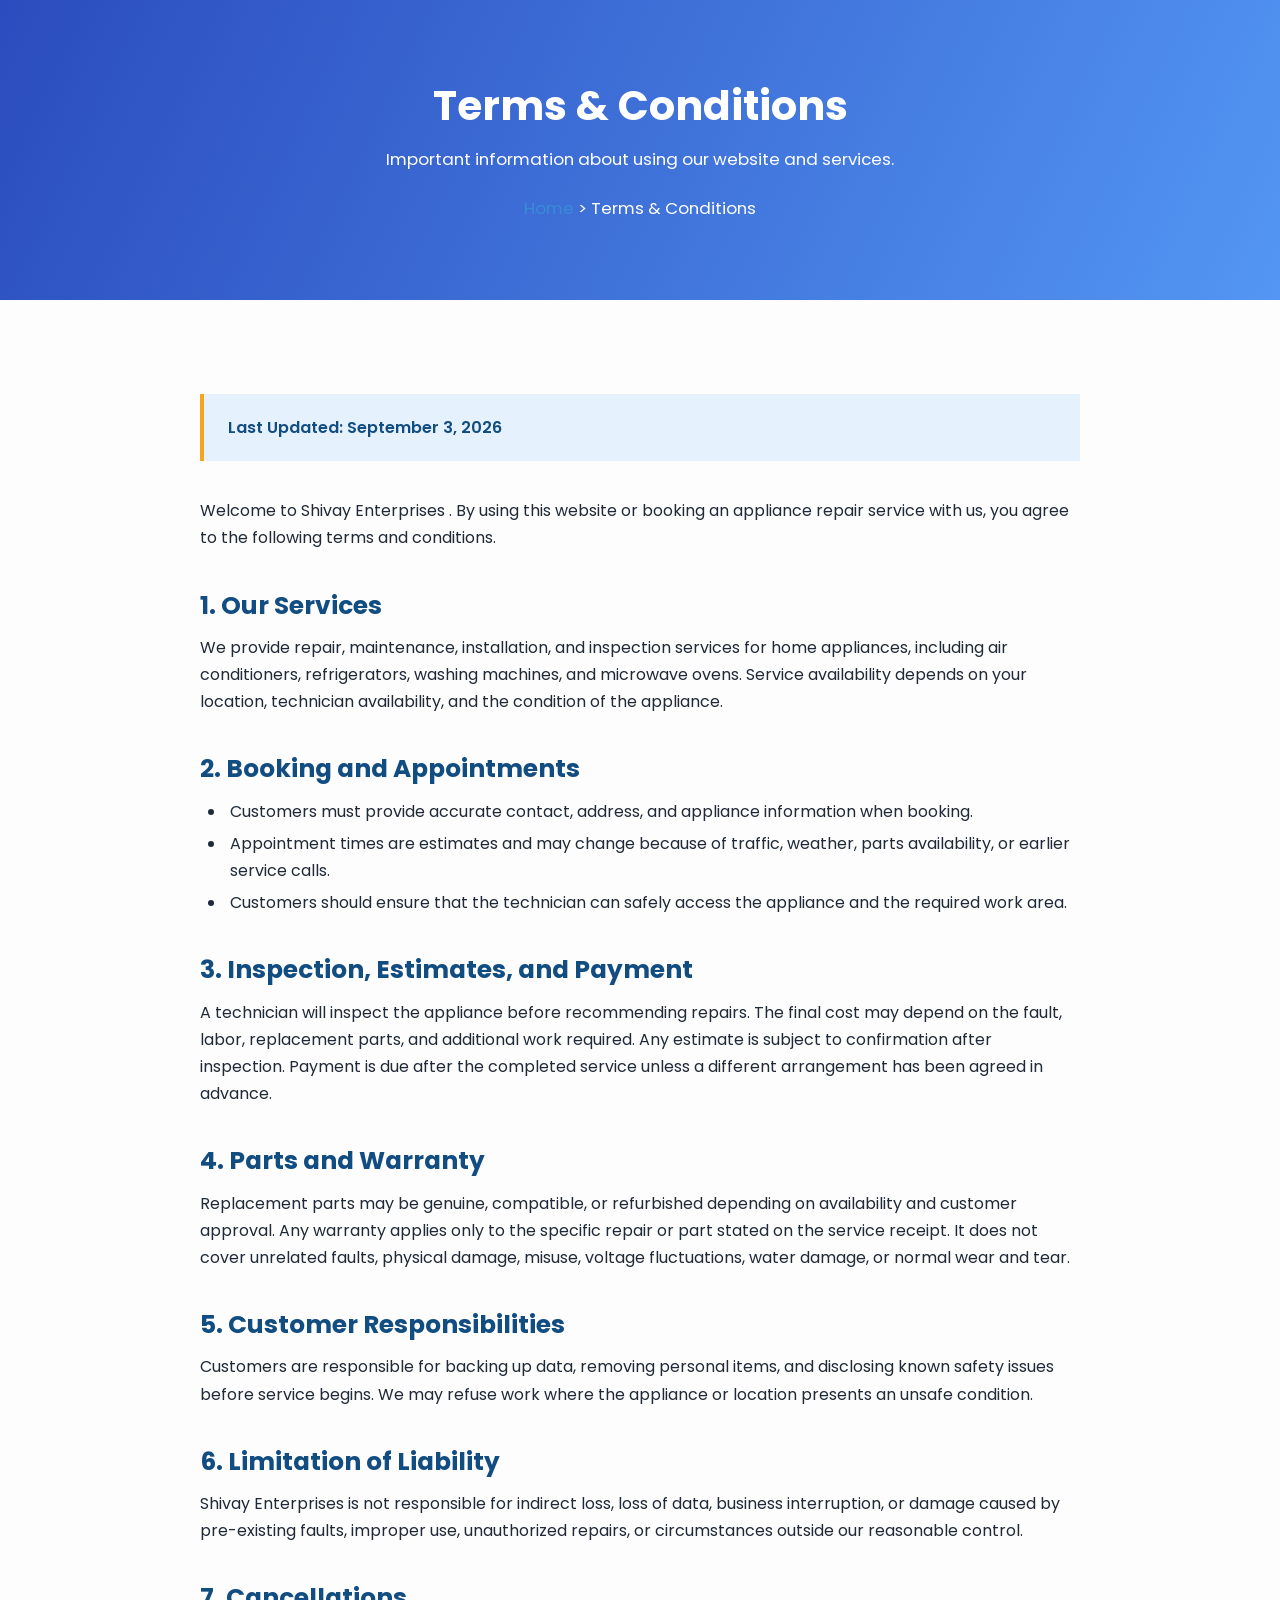
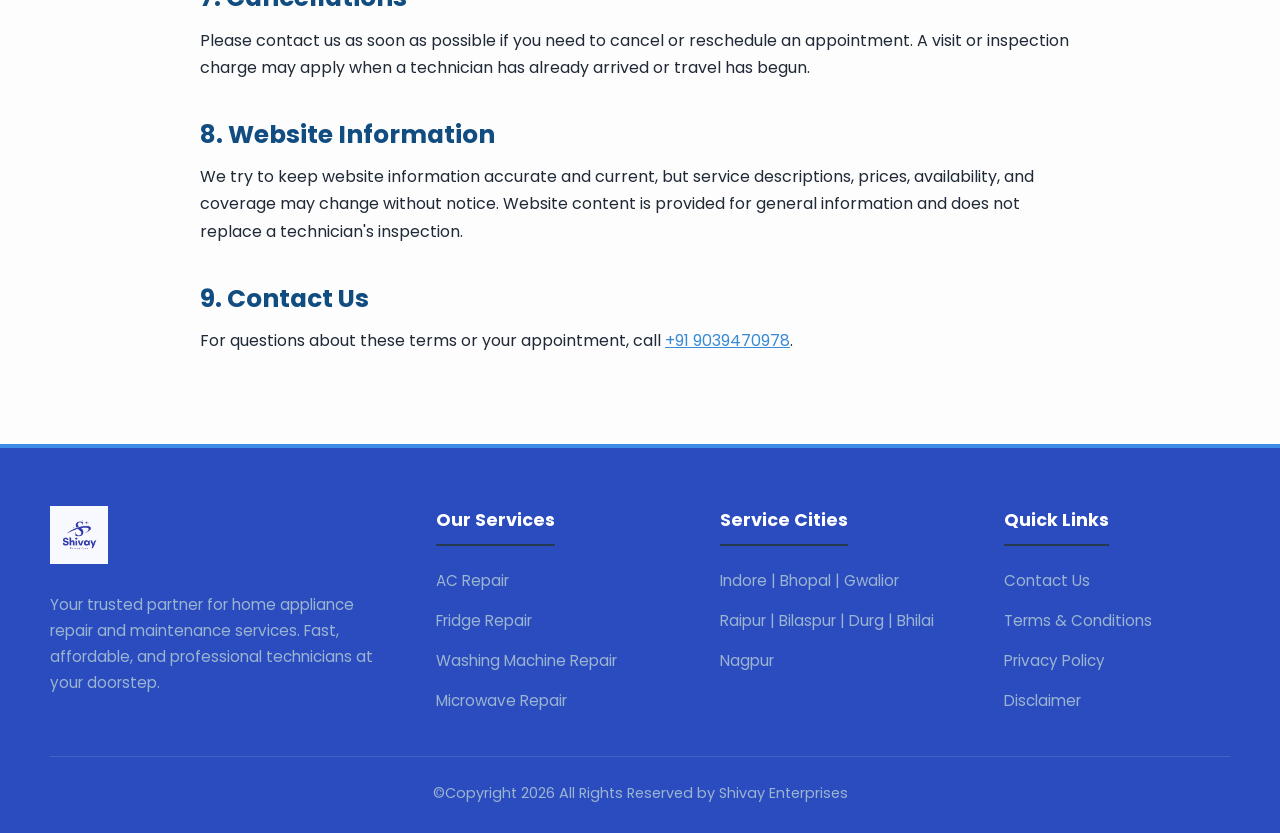
<file: terms.html>
<!DOCTYPE html>
<html lang="en">
<head>
  <meta charset="UTF-8" />
  <meta name="viewport" content="width=device-width, initial-scale=1.0" />
  <link rel="icon" type="image/jpeg" href="images/logo.jpg?v=2" />
  <link rel="shortcut icon" href="images/logo.jpg?v=2" />
  <meta name="description" content="Terms and Conditions for Shivay Enterprises appliance repair services." />
  <title>Terms &amp; Conditions | Shivay Enterprises</title>
  <link rel="preconnect" href="https://fonts.googleapis.com" />
  <link rel="preconnect" href="https://fonts.gstatic.com" crossorigin />
  <link href="https://fonts.googleapis.com/css2?family=Poppins:wght@400;500;600;700&display=swap" rel="stylesheet" />
  <link rel="stylesheet" href="css/terms.css" />
</head>
<body>
  <header class="terms-hero">
    <div class="terms-hero__inner">
      <h1>Terms &amp; Conditions</h1>
      <p>Important information about using our website and services.</p>
      <p class="terms-hero__crumb"><a href="index.html">Home</a> &gt; Terms &amp; Conditions</p>
    </div>
  </header>

  <main class="terms-content">
    <div class="terms-updated">Last Updated: September 3, 2026</div>

    <p>Welcome to Shivay Enterprises . By using this website or booking an appliance repair service with us, you agree to the following terms and conditions.</p>

    <section>
      <h2>1. Our Services</h2>
      <p>We provide repair, maintenance, installation, and inspection services for home appliances, including air conditioners, refrigerators, washing machines, and microwave ovens. Service availability depends on your location, technician availability, and the condition of the appliance.</p>
    </section>

    <section>
      <h2>2. Booking and Appointments</h2>
      <ul>
        <li>Customers must provide accurate contact, address, and appliance information when booking.</li>
        <li>Appointment times are estimates and may change because of traffic, weather, parts availability, or earlier service calls.</li>
        <li>Customers should ensure that the technician can safely access the appliance and the required work area.</li>
      </ul>
    </section>

    <section>
      <h2>3. Inspection, Estimates, and Payment</h2>
      <p>A technician will inspect the appliance before recommending repairs. The final cost may depend on the fault, labor, replacement parts, and additional work required. Any estimate is subject to confirmation after inspection. Payment is due after the completed service unless a different arrangement has been agreed in advance.</p>
    </section>

    <section>
      <h2>4. Parts and Warranty</h2>
      <p>Replacement parts may be genuine, compatible, or refurbished depending on availability and customer approval. Any warranty applies only to the specific repair or part stated on the service receipt. It does not cover unrelated faults, physical damage, misuse, voltage fluctuations, water damage, or normal wear and tear.</p>
    </section>

    <section>
      <h2>5. Customer Responsibilities</h2>
      <p>Customers are responsible for backing up data, removing personal items, and disclosing known safety issues before service begins. We may refuse work where the appliance or location presents an unsafe condition.</p>
    </section>

    <section>
      <h2>6. Limitation of Liability</h2>
      <p>Shivay Enterprises is not responsible for indirect loss, loss of data, business interruption, or damage caused by pre-existing faults, improper use, unauthorized repairs, or circumstances outside our reasonable control.</p>
    </section>

    <section>
      <h2>7. Cancellations</h2>
      <p>Please contact us as soon as possible if you need to cancel or reschedule an appointment. A visit or inspection charge may apply when a technician has already arrived or travel has begun.</p>
    </section>

    <section>
      <h2>8. Website Information</h2>
      <p>We try to keep website information accurate and current, but service descriptions, prices, availability, and coverage may change without notice. Website content is provided for general information and does not replace a technician's inspection.</p>
    </section>

    <section>
      <h2>9. Contact Us</h2>
      <p>For questions about these terms or your appointment, call <a href="tel:+919039470978">+91 9039470978</a>.</p>
    </section>
  </main>

  <footer class="terms-footer">
    <div class="terms-footer__grid">
      <div class="terms-footer__brand">
        <img src="images/logo.jpg" alt="Shivay Enterprises" />
        <p>Your trusted partner for home appliance repair and maintenance services. Fast, affordable, and professional technicians at your doorstep.</p>
      </div>

      <div class="terms-footer__column">
        <h2>Our Services</h2>
        <a href="ac.html">AC Repair</a>
          <a href="fridge.html">Fridge Repair</a>
          <a href="washing-machine.html">Washing Machine Repair</a>
          <a href="microwave.html">Microwave Repair</a>
      </div>

      <div class="terms-footer__column">
        <h2>Service Cities</h2>
        <p>Indore | Bhopal | Gwalior</p>
        <p class="terms-footer__cities">Raipur | Bilaspur | Durg | Bhilai</p>
        <p>Nagpur</p>
      </div>

      <div class="terms-footer__column">
        <h2>Quick Links</h2>
        <a href="tel:+919039470978">Contact Us</a>
        <a href="terms.html">Terms &amp; Conditions</a>
          <a href="privacy.html">Privacy Policy</a>
        <a href="disclaimer.html">Disclaimer</a>
      </div>
    </div>
    <p class="terms-footer__copy">&copy;Copyright 2026 All Rights Reserved by Shivay Enterprises</p>
  </footer>
  <div class="sticky-callbar"><a href="tel:+919039470978" class="sticky-callbar__button"><svg viewBox="0 0 24 24" aria-hidden="true"><path d="M6.62 10.79c1.44 2.83 3.76 5.14 6.59 6.59l2.2-2.2c.27-.27.67-.36 1.02-.24 1.12.37 2.33.57 3.57.57.55 0 1 .45 1 1V20c0 .55-.45 1-1 1C8.61 21 3 15.39 3 8.5c0-.55.45-1 1-1h3.5c.55 0 1 .45 1 1 0 1.25.2 2.45.57 3.57.11.35.03.74-.25 1.02z"/></svg>Call Now</a></div>
</body>
</html>
</file>
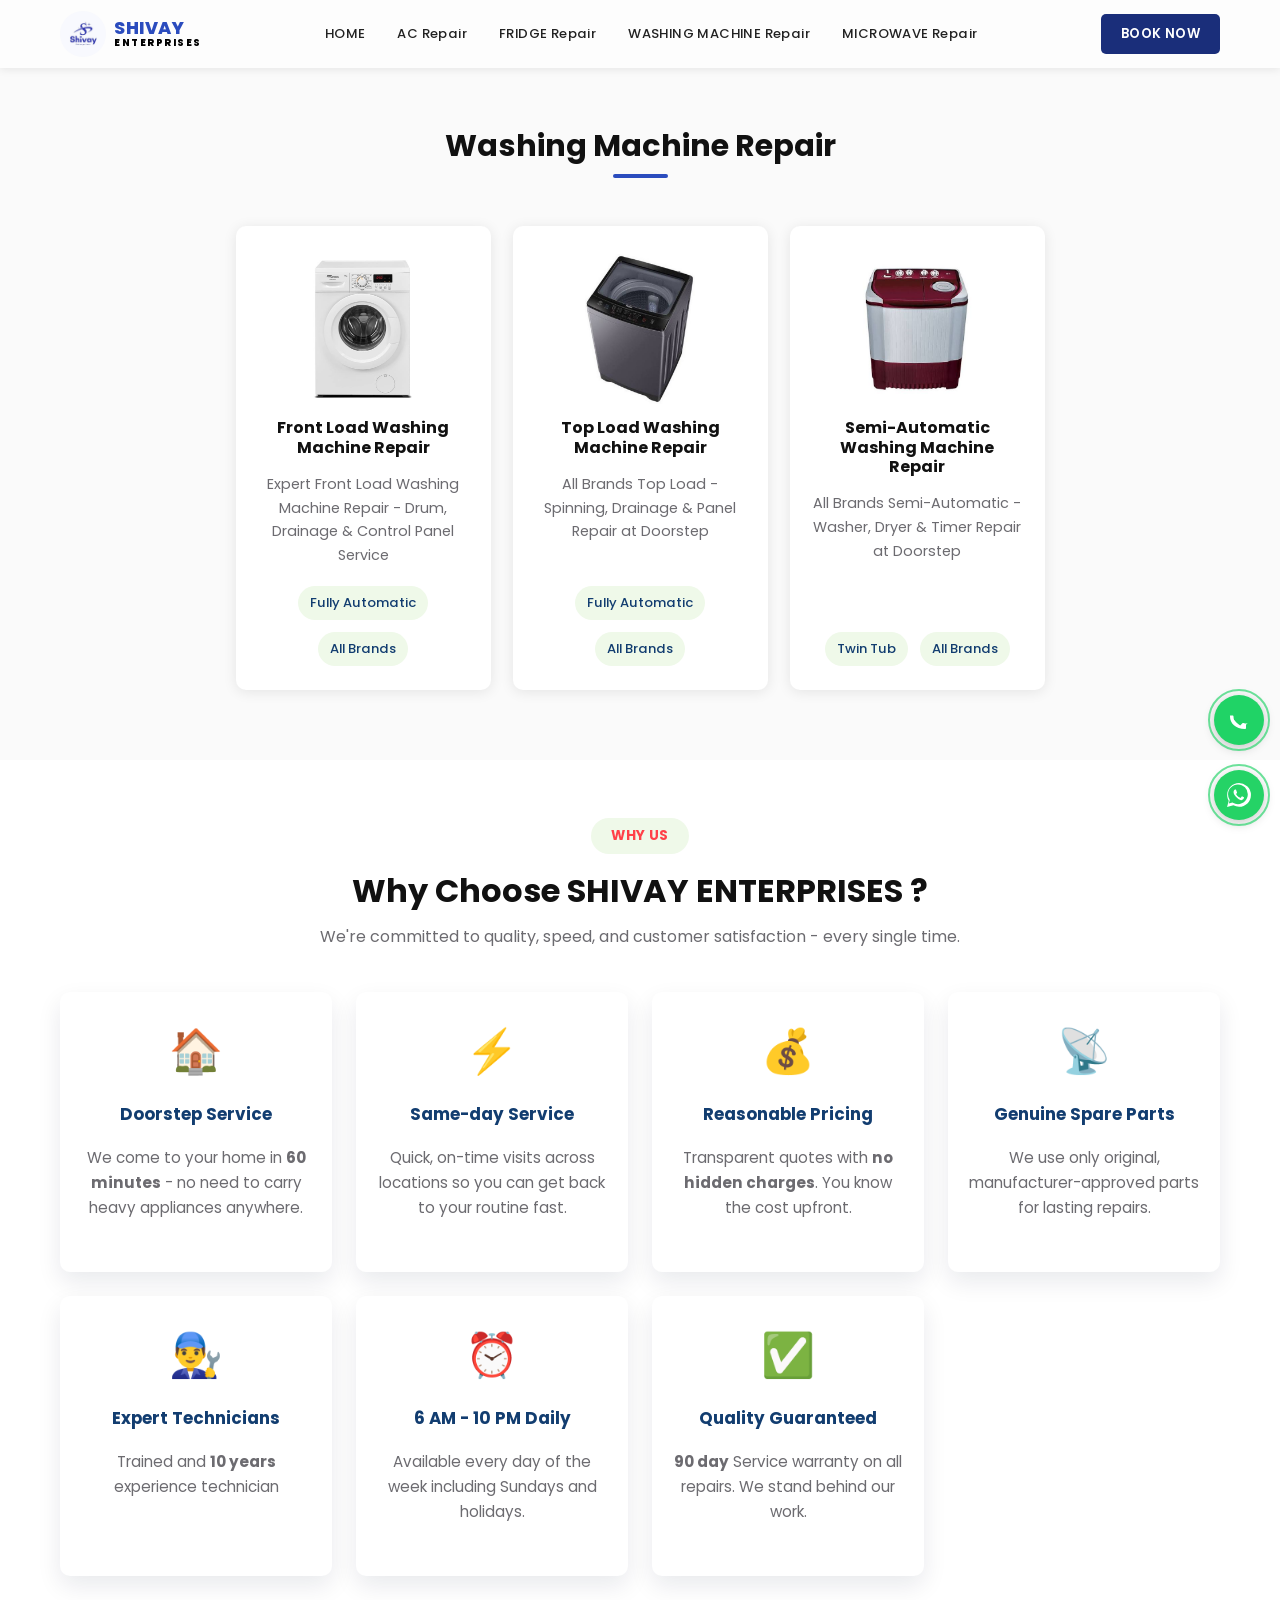
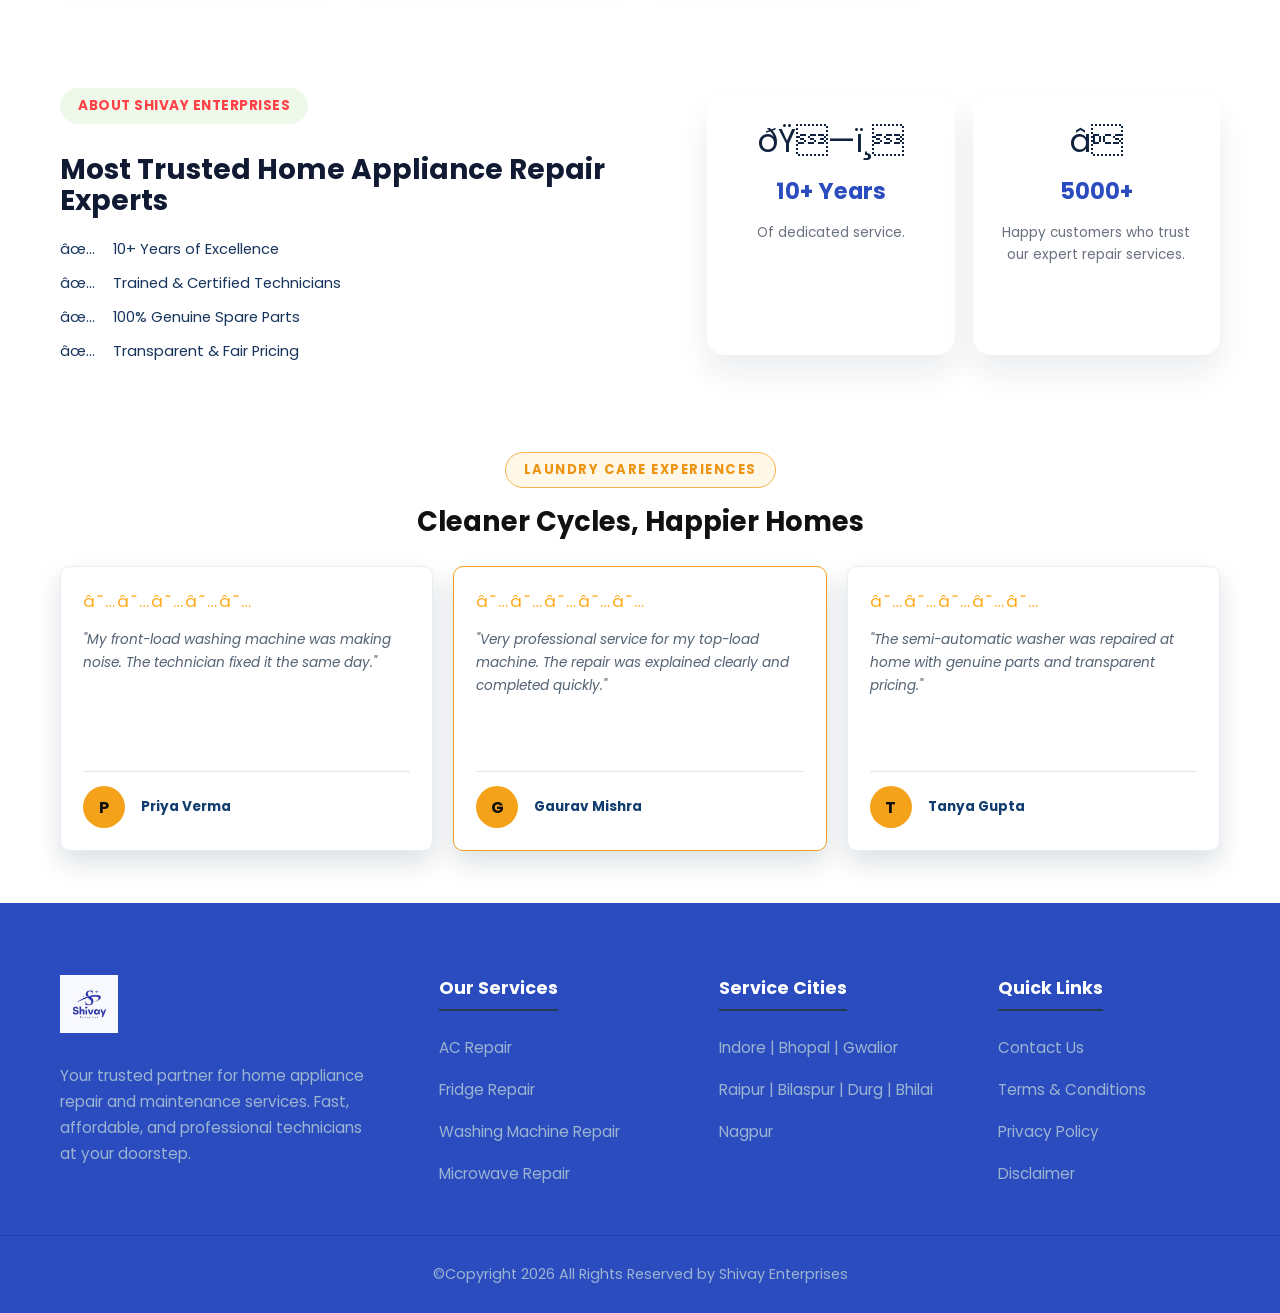
<file: washing-machine.html>
<!DOCTYPE html>
  <head>
    <link rel="icon" type="image/jpeg" href="images/logo.jpg?v=3" />
  </head>
  <div class="floating-btns"><a href="tel:+919039470978" class="floating-btn floating-btn--call" title="Call Us"><svg viewBox="0 0 24 24" aria-hidden="true"><path d="M6.62 10.79c1.44 2.83 3.76 5.14 6.59 6.59l2.2-2.2c.27-.27.67-.36 1.02-.24 1.12.37 2.33.57 3.57.57.55 0 1 .45-1 1V20c0 .55-.45 1-1 1C8.61 21 3 15.39 3 8.5c0-.55.45-1-1-1h3.5c.55 0 1 .45 1 1 0 1.25.2 2.45.57 3.57.11.35.03.74-.25 1.02z"/></svg></a><a href="https://wa.me/919039470978" class="floating-btn floating-btn--whatsapp" title="WhatsApp" target="_blank" rel="noopener"><svg viewBox="0 0 24 24" aria-hidden="true"><path d="M17.472 14.382c-.297-.149-1.758-.867-2.03-.967-.273-.199-.767.966-.94 1.164-.173.199-.347.223-.644.075-.297-.15-1.255-.463-2.39-1.475-.883-.788-1.48-1.761-1.653-2.059-.173-.297-.018-.458.13-.606.134-.133.298-.347.446-.52.149-.174.198-.298.298-.497.099-.198.05-.371-.025-.52-.075-.149-.669-1.612-.916-2.207-.242-.579-.487-.5-.669-.51-.173-.297-1.04 1.016-1.04 2.479 0 1.462 1.065 2.875 1.213 3.074.149.198 2.096 3.2 5.077 4.487.709.306 1.262.195 1.871.118.571-.085 1.758-.719 2.006-1.413z"/></svg></a></div>
<!DOCTYPE html>
<html lang="en">
<head>
  <meta charset="UTF-8" />
  <meta name="viewport" content="width=device-width, initial-scale=1.0" />
  <link rel="icon" type="image/jpeg" href="images/logo.jpg?v=2" />
  <link rel="shortcut icon" href="images/logo.jpg?v=2" />
  <meta name="description" content="Professional washing machine repair and service by Shivay Enterprises." />
  <title>Washing Machine Repair Service | Shivay Enterprises</title>
  <link rel="preconnect" href="https://fonts.googleapis.com" />
  <link rel="preconnect" href="https://fonts.gstatic.com" crossorigin />
  <link href="https://fonts.googleapis.com/css2?family=Poppins:wght@400;500;600;700;800&display=swap" rel="stylesheet" />
  <link rel="stylesheet" href="css/style.css" />
  <link rel="stylesheet" href="css/ac.css" />
</head>
<body>
  <header class="header" id="mainHeader">
    <div class="container header__inner">
      <a href="index.html" class="logo">
        <img src="images/logo.jpg" alt="Shivay Enterprises Logo" class="logo__img" onerror="this.style.display='none';this.nextElementSibling.style.display='flex'" />
        <div class="logo__fallback">S</div>
        <div class="logo__text">
          <span class="logo__name">SHIVAY</span>
          <span class="logo__sub">ENTERPRISES</span>
        </div>
      </a>

      <nav class="nav" id="desktopNav">
        <a href="index.html" class="nav__link">HOME</a>
        <a href="ac.html" class="nav__link">AC Repair</a>
        <a href="fridge.html" class="nav__link">FRIDGE Repair</a>
        <a href="washing-machine.html" class="nav__link">WASHING MACHINE Repair</a>
        <a href="microwave.html" class="nav__link">MICROWAVE Repair</a>
      </nav>

      <a href="tel:+919039470978" class="btn-booknow">BOOK NOW</a>

      <button class="hamburger" id="hamburger" aria-label="Open menu">
        <span></span><span></span><span></span>
      </button>
    </div>

    <div class="mobile-menu" id="mobileMenu">
      <a href="index.html" class="mobile-menu__link">HOME</a>
      <a href="ac.html" class="mobile-menu__link">AC Repair</a>
      <a href="fridge.html" class="mobile-menu__link">FRIDGE Repair</a>
      <a href="washing-machine.html" class="mobile-menu__link">WASHING MACHINE Repair</a>
      <a href="microwave.html" class="mobile-menu__link">MICROWAVE Repair</a>
      <a href="tel:+919039470978" class="btn-booknow mobile-menu__btn">BOOK NOW</a>
    </div>
  </header>

  <main>
    <section class="washing-machine-page">
      <h1 class="washing-machine-page__title">Washing Machine Repair</h1>

      <div class="washing-machine-page__grid">
        <article class="wm-card">
          <div class="wm-card__image-wrap">
            <img src="images/washer.png" alt="Front Load Washing Machine" />
          </div>
          <h2>Front Load Washing Machine Repair</h2>
          <p>Expert Front Load Washing Machine Repair - Drum, Drainage &amp; Control Panel Service</p>
          <div class="wm-card__tags">
            <span>Fully Automatic</span>
            <span>All Brands</span>
          </div>
        </article>

        <article class="wm-card">
          <div class="wm-card__image-wrap">
            <img src="images/images.jpg" alt="Top Load Washing Machine" />
          </div>
          <h2>Top Load Washing Machine Repair</h2>
          <p>All Brands Top Load - Spinning, Drainage &amp; Panel Repair at Doorstep</p>
          <div class="wm-card__tags">
            <span>Fully Automatic</span>
            <span>All Brands</span>
          </div>
        </article>

        <article class="wm-card">
          <div class="wm-card__image-wrap">
            <img src="images/images (1).jpg" alt="Semi Automatic Washing Machine" />
          </div>
          <h2>Semi-Automatic Washing Machine Repair</h2>
          <p>All Brands Semi-Automatic - Washer, Dryer &amp; Timer Repair at Doorstep</p>
          <div class="wm-card__tags">
            <span>Twin Tub</span>
            <span>All Brands</span>
          </div>
        </article>
      </div>

      <div class="washing-machine-page__cta">
        <a href="tel:+919039470978" class="washing-machine-page__button">
          <svg viewBox="0 0 24 24" aria-hidden="true"><path d="M6.62 10.79c1.44 2.83 3.76 5.14 6.59 6.59l2.2-2.2c.27-.27.67-.36 1.02-.24 1.12.37 2.33.57 3.57.57.55 0 1 .45 1 1V20c0 .55-.45 1-1 1-9.39 0-17-7.61-17-17 0-.55.45-1 1-1h3.5c.55 0 1 .45 1 1 0 1.25.2 2.45.57 3.57.11.35.03.74-.25 1.02l-2.2 2.2z"/></svg>
          Call For Service
        </a>
      </div>
    </section>
  </main>

  <section class="why-choose" id="why-choose">
    <div class="container">
      <p class="why-choose__badge">WHY US</p>
      <h2 class="why-choose__heading">Why Choose SHIVAY ENTERPRISES ?</h2>
      <p class="why-choose__description">We're committed to quality, speed, and customer satisfaction - every single time.</p>
      <div class="why-choose__grid">
        <article class="feature"><div class="feature__icon">&#127968;</div><h3 class="feature__title">Doorstep Service</h3><p class="feature__text">We come to your home in <strong>60 minutes</strong> - no need to carry heavy appliances anywhere.</p></article>
        <article class="feature"><div class="feature__icon">&#9889;</div><h3 class="feature__title">Same-day Service</h3><p class="feature__text">Quick, on-time visits across locations so you can get back to your routine fast.</p></article>
        <article class="feature"><div class="feature__icon">&#128176;</div><h3 class="feature__title">Reasonable Pricing</h3><p class="feature__text">Transparent quotes with <strong>no hidden charges</strong>. You know the cost upfront.</p></article>
        <article class="feature"><div class="feature__icon">&#128225;</div><h3 class="feature__title">Genuine Spare Parts</h3><p class="feature__text">We use only original, manufacturer-approved parts for lasting repairs.</p></article>
        <article class="feature"><div class="feature__icon">&#128104;&#8205;&#128295;</div><h3 class="feature__title">Expert Technicians</h3><p class="feature__text">Trained and <strong>10 years</strong> experience technician</p></article>
        <article class="feature"><div class="feature__icon">&#9200;</div><h3 class="feature__title">6 AM - 10 PM Daily</h3><p class="feature__text">Available every day of the week including Sundays and holidays.</p></article>
        <article class="feature"><div class="feature__icon">&#9989;</div><h3 class="feature__title">Quality Guaranteed</h3><p class="feature__text"><strong>90 day</strong> Service warranty on all repairs. We stand behind our work.</p></article>
      </div>
    </div>
  </section>

  <section class="about" id="about">
    <div class="container about__inner">
      <div class="about__content">
        <p class="about__eyebrow">ABOUT SHIVAY ENTERPRISES</p>
        <h2 class="about__title">Most Trusted Home Appliance Repair Experts</h2>
        <ul class="about__list">
          <li>✅ <span>10+ Years of Excellence</span></li>
          <li>✅ <span>Trained &amp; Certified Technicians</span></li>
          <li>✅ <span>100% Genuine Spare Parts</span></li>
          <li>✅ <span>Transparent &amp; Fair Pricing</span></li>
        </ul>
      </div>

      <div class="about__stats">
        <div class="about__stat">
          <div class="about__stat-icon">🏗️</div>
          <h3>10+ Years</h3>
          <p>Of dedicated service.</p>
        </div>
        <div class="about__stat">
          <div class="about__stat-icon">⭐</div>
          <h3>5000+</h3>
          <p>Happy customers who trust our expert repair services.</p>
        </div>
      </div>
    </div>
  </section>

  <section class="reviews" id="reviews">
    <div class="container">
      <p class="reviews__badge">LAUNDRY CARE EXPERIENCES</p>
      <h2 class="reviews__heading">Cleaner Cycles, Happier Homes</h2>
      <div class="reviews__grid">
        <article class="review-card">
          <div class="review-card__stars">★★★★★</div>
          <p class="review-card__text">"My front-load washing machine was making noise. The technician fixed it the same day."</p>
          <div class="review-card__customer"><div class="review-card__avatar">P</div><p>Priya Verma</p></div>
        </article>
        <article class="review-card review-card--featured">
          <div class="review-card__stars">★★★★★</div>
          <p class="review-card__text">"Very professional service for my top-load machine. The repair was explained clearly and completed quickly."</p>
          <div class="review-card__customer"><div class="review-card__avatar">G</div><p>Gaurav Mishra</p></div>
        </article>
        <article class="review-card">
          <div class="review-card__stars">★★★★★</div>
          <p class="review-card__text">"The semi-automatic washer was repaired at home with genuine parts and transparent pricing."</p>
          <div class="review-card__customer"><div class="review-card__avatar">T</div><p>Tanya Gupta</p></div>
        </article>
      </div>
    </div>
  </section>

    <!-- <div class="washing-machine-page__cta">
      <a href="tel:+919039470978" class="washing-machine-page__button"><svg viewBox="0 0 24 24" aria-hidden="true"><path d="M6.62 10.79c1.44 2.83 3.76 5.14 6.59 6.59l2.2-2.2c.27-.27.67-.36 1.02-.24 1.12.37 2.33.57 3.57.57.55 0 1 .45 1 1V20c0 .55-.45 1-1 1-9.39 0-17-7.61-17-17 0-.55.45-1 1-1h3.5c.55 0 1 .45 1 1 0 1.25.2 2.45.57 3.57.11.35.03.74-.25 1.02l-2.2 2.2z"/></svg>Call For Service</a>
    </div> -->

  <section class="contact" id="contact">
    <div class="container">
      <div class="contact__grid">
        <div class="contact__brand">
          <img src="images/logo.jpg" alt="Shivay Enterprises" class="contact__logo" />
          <p>Your trusted partner for home appliance repair and maintenance services. Fast, affordable, and professional technicians at your doorstep.</p>
        </div>
        <div class="contact__column">
          <h2>Our Services</h2>
          <a href="ac.html">AC Repair</a>
          <a href="fridge.html">Fridge Repair</a>
          <a href="washing-machine.html">Washing Machine Repair</a>
          <a href="microwave.html">Microwave Repair</a>
        </div>
        <div class="contact__column">
          <h2>Service Cities</h2>
          <p>Indore | Bhopal | Gwalior</p>
          <p class="contact__cities">Raipur | Bilaspur | Durg | Bhilai</p>
          <p>Nagpur</p>
        </div>
        <div class="contact__column">
          <h2>Quick Links</h2>
          <a href="tel:+919039470978">Contact Us</a>
          <a href="terms.html">Terms &amp; Conditions</a>
          <a href="privacy.html">Privacy Policy</a>
          <a href="disclaimer.html">Disclaimer</a>
        </div>
      </div>
    </div>
  </section>

  <footer class="footer"><div class="container"><p class="footer__copy">&copy;Copyright 2026 All Rights Reserved by Shivay Enterprises</p></div></footer>

  <div class="sticky-callbar"><a href="tel:+919039470978" class="sticky-callbar__button"><svg viewBox="0 0 24 24" aria-hidden="true"><path d="M6.62 10.79c1.44 2.83 3.76 5.14 6.59 6.59l2.2-2.2c.27-.27.67-.36 1.02-.24 1.12.37 2.33.57 3.57.57.55 0 1 .45 1 1V20c0 .55-.45 1-1 1-9.39 0-17-7.61-17-17 0-.55.45-1 1-1h3.5c.55 0 1 .45 1 1 0 1.25.2 2.45.57 3.57.11.35.03.74-.25 1.02l-2.2 2.2z"/></svg>Call Now</a></div>

  <script src="js/script.js"></script>
</body>
</html>
</file>
<file: css/style.css>
@import url('https://fonts.googleapis.com/css2?family=Poppins:wght@300;400;500;600;700;800&display=swap');

* {
  box-sizing: border-box;
  margin: 0;
  padding: 0;
}

html {
  scroll-behavior: smooth;
}

body {
  font-family: 'Poppins', sans-serif;
  color: #222;
  background: #fdfdfd;
}

a {
  text-decoration: none;
  color: inherit;
}

img {
  max-width: 100%;
  display: block;
}

.container {
  max-width: 1200px;
  margin: 0 auto;
  padding: 0 20px;
}

/* ========================
   HEADER
======================== */
.header {
  position: sticky;
  top: 0;
  z-index: 1000;
  background: #fdfdfd;
  box-shadow: 0 2px 8px rgba(0,0,0,0.08);
}

.header__inner {
  display: flex;
  align-items: center;
  justify-content: space-between;
  height: 68px;
}

/* Logo */
.logo {
  display: flex;
  align-items: center;
  gap: 8px;
}

.logo__img {
  width: 46px;
  height: 46px;
  border-radius: 50%;
  object-fit: contain;
}

.logo__fallback {
  display: none;
  width: 46px;
  height: 46px;
  border-radius: 50%;
  background: #2b4cbe;
  color: #fff;
  font-size: 22px;
  font-weight: 800;
  align-items: center;
  justify-content: center;
  flex-shrink: 0;
}

.logo__text {
  display: flex;
  flex-direction: column;
  line-height: 1.1;
}

.logo__name {
  font-size: 1.1rem;
  font-weight: 800;
  color: #2b4cbe;
  letter-spacing: 0.5px;
}

.logo__sub {
  font-size: 0.6rem;
  font-weight: 800;
  color: #000;
  letter-spacing: 1.5px;
}

/* Desktop Nav */
.nav {
  display: flex;
  align-items: center;
  gap: 4px;
}

.nav__link {
  font-size: 0.82rem;
  font-weight: 500;
  color: #222;
  padding: 8px 14px;
  letter-spacing: 0.4px;
}

.nav__link:hover {
  color: #2b4cbe;
}

/* Book Now Button */
.btn-booknow {
  background: #1a2e7a;
  color: #fff;
  font-size: 0.82rem;
  font-weight: 600;
  padding: 10px 20px;
  border-radius: 5px;
  letter-spacing: 0.4px;
  white-space: nowrap;
  transition: background 0.2s;
}

.btn-booknow:hover {
  background: #142265;
}

/* Hamburger */
.hamburger {
  display: none;
  flex-direction: column;
  gap: 5px;
  background: none;
  border: none;
  cursor: pointer;
  padding: 4px;
}

.hamburger span {
  display: block;
  width: 24px;
  height: 2px;
  background: #222;
  border-radius: 2px;
  transition: all 0.3s;
}

.hamburger.active span:nth-child(1) { transform: translateY(7px) rotate(45deg); }
.hamburger.active span:nth-child(2) { opacity: 0; }
.hamburger.active span:nth-child(3) { transform: translateY(-7px) rotate(-45deg); }

/* Mobile Menu */
.mobile-menu {
  display: none;
  flex-direction: column;
  gap: 2px;
  padding: 14px 20px 18px;
  border-top: 2px solid #2b4cbe;
  background: #fff;
}

.mobile-menu.open {
  display: flex;
}

.mobile-menu__link {
  font-size: 0.9rem;
  font-weight: 500;
  color: #222;
  padding: 10px 12px;
  border-radius: 5px;
  letter-spacing: 0.4px;
}

.mobile-menu__link:hover {
  background: rgba(43,76,190,0.07);
  color: #2b4cbe;
}

.mobile-menu__btn {
  margin-top: 8px;
  text-align: center;
  display: block;
  width: 100%;
}

/* ========================
   SECTION TITLE & LINE
======================== */
.section-title {
  font-size: 1.9rem;
  font-weight: 700;
  text-align: center;
  color: #111;
  margin-bottom: 10px;
}

.section-title--white {
  color: #fff;
}

.section-line {
  width: 55px;
  height: 4px;
  background: #2b4cbe;
  margin: 0 auto 48px;
  border-radius: 2px;
}

.section-line--white {
  background: #fff;
}

/* ========================
   SERVICES SECTION
======================== */
.services {
  background: #fafafa;
  padding: 60px 0 70px;
}

.services__grid {
  display: flex;
  flex-wrap: wrap;
  justify-content: center;
  gap: 22px;
}

/* Service Card */
.service-card {
  background: #fff;
  border-radius: 10px;
  box-shadow: 0 2px 14px rgba(0,0,0,0.09);
  padding: 28px 22px 24px;
  display: flex;
  flex-direction: column;
  align-items: center;
  text-align: center;
  width: 255px;
}

.service-card__img-wrap {
  width: 250px;
  height: 200px;
  display: flex;
  align-items: center;
  justify-content: center;
  margin-bottom: 14px;
  overflow: hidden;
}

.service-card__img {
  width: 100%;
  height: 100%;
  object-fit: contain;
}

.service-card__name {
  font-size: 1rem;
  font-weight: 700;
  color: #111;
  margin-bottom: 16px;
}

/* Call For Service Button */
.btn-call {
  display: inline-flex;
  align-items: center;
  gap: 7px;
  background: #2b4cbe;
  color: #fff;
  font-size: 0.8rem;
  font-weight: 600;
  padding: 9px 20px;
  border-radius: 50px;
  transition: background 0.2s;
}

.btn-call svg {
  width: 13px;
  height: 13px;
  fill: #fff;
  flex-shrink: 0;
}

.btn-call:hover {
  background: #1e3a9f;
}

/* ========================
   ABOUT SECTION
======================== */
.about {
  background: #ffffff;
  padding: 46px 0;
}

.about__inner {
  display: grid;
  grid-template-columns: minmax(0, 1.15fr) minmax(420px, 1fr);
  align-items: center;
  gap: 58px;
}

.about__eyebrow {
  display: inline-block;
  background: #eff9e9;
  color: #ff4148;
  font-size: 0.85rem;
  font-weight: 700;
  letter-spacing: 0.5px;
  padding: 8px 18px;
  border-radius: 30px;
  margin-bottom: 30px;
}

.about__title {
  max-width: 620px;
  color: #101b33;
  font-size: 1.75rem;
  line-height: 1.12;
  margin-bottom: 22px;
}

.about__list {
  list-style: none;
  display: grid;
  gap: 13px;
  color: #17345c;
  font-size: 0.92rem;
}

.about__list li {
  display: flex;
  align-items: center;
  gap: 18px;
}

.about__list li:first-letter {
  color: #45ce8a;
}

.about__stats {
  display: grid;
  grid-template-columns: repeat(2, minmax(0, 1fr));
  gap: 18px;
}

.about__stat {
  min-height: 260px;
  background: #fff;
  border-radius: 18px;
  box-shadow: 0 18px 32px rgba(16,27,51,0.08);
  padding: 30px 18px 24px;
  text-align: center;
}

.about__stat-icon {
  font-size: 2rem;
  line-height: 1;
  margin-bottom: 17px;
}

.about__stat h3 {
  color: #2b4cbe;
  font-size: 1.4rem;
  margin-bottom: 14px;
}

.about__stat p {
  color: #69717f;
  font-size: 0.85rem;
  line-height: 1.65;
}

/* ========================
   WHY CHOOSE US
======================== */
.why-choose {
  background: #fff;
  padding: 58px 0 66px;
  text-align: center;
}

.why-choose__grid {
  display: grid;
  grid-template-columns: repeat(4, minmax(0, 1fr));
  gap: 24px;
  justify-content: start;
  margin-top: 42px;
}

.feature {
  min-height: 280px;
  background: #fff;
  border-radius: 10px;
  box-shadow: 0 10px 25px rgba(16,27,51,0.09);
  text-align: center;
  padding: 38px 20px 26px;
}

.feature__icon {
  font-size: 2.7rem;
  line-height: 1;
  margin: 0 auto 28px;
}

.feature__title {
  font-size: 1.05rem;
  font-weight: 700;
  color: #123d70;
  margin-bottom: 18px;
}

.feature__text {
  font-size: 0.95rem;
  color: #6c6b70;
  line-height: 1.65;
}

.why-choose__badge {
  display: inline-block;
  margin-bottom: 18px;
  padding: 8px 20px;
  border-radius: 24px;
  background: #eff9e9;
  color: #ff4148;
  font-size: 0.85rem;
  font-weight: 700;
  letter-spacing: 0.4px;
}

.why-choose__heading {
  color: #111;
  font-size: 2rem;
  line-height: 1.2;
  margin-bottom: 14px;
}

.why-choose__description {
  color: #6c6b70;
  font-size: 1rem;
  line-height: 1.6;
}

/* ========================
   CUSTOMER REVIEWS
======================== */
.reviews {
  background: #fff;
  padding: 44px 0 52px;
  text-align: center;
}

.reviews__badge {
  display: inline-block;
  margin-bottom: 18px;
  padding: 7px 18px;
  border: 1px solid #f6b24a;
  border-radius: 24px;
  background: #fff8e9;
  color: #ed9413;
  font-size: 0.82rem;
  font-weight: 700;
  letter-spacing: 1.5px;
}

.reviews__heading {
  color: #111;
  font-size: 1.7rem;
  line-height: 1.2;
  margin-bottom: 28px;
}

.reviews__grid {
  display: grid;
  grid-template-columns: repeat(3, minmax(0, 1fr));
  gap: 20px;
  text-align: left;
}

.review-card {
  min-height: 285px;
  display: flex;
  flex-direction: column;
  background: #fff;
  border: 1px solid #e8edf3;
  border-radius: 10px;
  box-shadow: 0 12px 26px rgba(16,27,51,0.14);
  padding: 26px 22px 22px;
}

.review-card--featured {
  border-color: #f1a11b;
}

.review-card__stars {
  color: #ffab1c;
  font-size: 1.05rem;
  letter-spacing: 2px;
  line-height: 1;
  margin-bottom: 18px;
}

.review-card__text {
  flex: 1;
  color: #536273;
  font-size: 0.85rem;
  font-style: italic;
  line-height: 1.7;
  margin: 0;
}

.review-card__customer {
  display: flex;
  align-items: center;
  gap: 16px;
  border-top: 1px solid #e1e7ed;
  padding-top: 14px;
}

.review-card__avatar {
  width: 42px;
  height: 42px;
  display: flex;
  align-items: center;
  justify-content: center;
  flex-shrink: 0;
  border-radius: 50%;
  background: #f5a21b;
  color: #111;
  font-size: 1rem;
  font-weight: 700;
}

.review-card__customer p {
  color: #123d70;
  font-size: 0.85rem;
  font-weight: 700;
  margin: 0;
}

/* ========================
   CONTACT SECTION
======================== */
.contact {
  background: #2b4cbe;
  border-top: 4px solid #2b4cbe;
  padding: 68px 0 48px;
}

.contact__grid {
  display: grid;
  grid-template-columns: 1.45fr 1fr 1fr 1fr;
  gap: 58px;
  max-width: 1180px;
  margin: 0 auto;
}

.contact__brand,
.contact__column {
  display: flex;
  flex-direction: column;
}

.contact__brand {
  gap: 30px;
}

.contact__logo {
  width: 58px;
  height: 58px;
  object-fit: contain;
}

.contact__brand p,
.contact__column a,
.contact__column p {
  color: #9bb4d1;
  font-size: 0.95rem;
  line-height: 1.7;
  margin: 0;
}

.contact__brand p {
  max-width: 410px;
}

.contact__brand strong {
  color: #fff;
}

.contact__column {
  gap: 16px;
}

.contact__cities {
  white-space: nowrap;
}

.contact__column h2 {
  width: fit-content;
  color: #fff;
  font-size: 1.1rem;
  font-weight: 700;
  margin: 0 0 8px;
  padding-bottom: 8px;
  border-bottom: 2px solid #243a51;
}

.contact__column a:hover {
  color: #fff;
}

/* ========================
   FOOTER
======================== */
.footer {
  background: #2b4cbe;
  border-top: 1px solid #2040b7;
  padding: 28px 0;
  text-align: center;
}

.footer__copy {
  color: #9bb4d1;
  font-size: 0.9rem;
}

.footer__copy strong {
  color: #fff;
  font-weight: 600;
}

/* ========================
   FLOATING BUTTONS
======================== */
.sticky-callbar {
  display: none;
}

.floating-btns {
  position: fixed;
  right: 16px;
  bottom: 80px;
  display: flex;
  flex-direction: column;
  gap: 25px;
  z-index: 999;
}

.floating-btn {
  position: relative;
  width: 50px;
  height: 50px;
  border-radius: 50%;
  display: flex;
  align-items: center;
  justify-content: center;
  box-shadow: 0 3px 12px rgba(0,0,0,0.22);
  transition: transform 0.2s;
  animation: floating-icon-bob 1.4s ease-in-out infinite;
}

.floating-btn:hover {
  transform: scale(1.08);
}

.floating-btn--call {
  background: #20d366;
}

.floating-btn--whatsapp {
  background: #25d366;
  box-shadow: 0 3px 12px rgba(0,0,0,0.22);
}

.floating-btn::before {
  content: '';
  position: absolute;
  inset: -6px;
  border: 2px solid rgba(32,211,102,0.65);
  border-radius: 50%;
  animation: floating-wave 1.6s ease-out infinite;
  pointer-events: none;
}

.floating-btn svg {
  width: 24px;
  height: 24px;
  fill: #fff;
}

.floating-btn--whatsapp svg {
  display: none;
}

.floating-btn--whatsapp::after {
  content: '';
  width: 24px;
  height: 24px;
  display: block;
  background: url("data:image/svg+xml,%3Csvg xmlns='http://www.w3.org/2000/svg' viewBox='0 0 24 24'%3E%3Cpath fill='%23fff' d='M17.472 14.382c-.297-.149-1.758-.867-2.03-.967-.273-.099-.471-.148-.67.15-.197.297-.767.966-.94 1.164-.173.199-.347.223-.644.075-.297-.15-1.255-.463-2.39-1.475-.883-.788-1.48-1.761-1.653-2.059-.173-.297-.018-.458.13-.606.134-.133.298-.347.446-.52.149-.198.198-.298.298-.497.099-.198.05-.371-.025-.52-.075-.149-.669-1.612-.916-2.207-.242-.579-.487-.5-.669-.51-.198 0-.52.074-.792.372-.272.297-1.04 1.016-1.04 2.479 0 1.462 1.065 2.875 1.213 3.074.149.198 2.096 3.2 5.077 4.487.709.306 1.262.489 1.871.118.571-.085 1.758-.719 2.006-1.413.248-.694.248-1.289.173-1.413-.074-.124-.272-.198-.57-.347m-5.421 7.403h-.004a9.87 9.87 0 01-5.031-1.378l-.361-.214-3.741.982.998-3.648-.235-.374a9.86 9.86 0 01-1.51-5.26c.001-5.45 4.436-9.884 9.888-9.884 2.64 0 5.122 1.03 6.988 2.898a9.825 9.825 0 012.893 6.994c-.003 5.45-4.437 9.884-9.885 9.884m8.413-18.297A11.815 11.815 0 0012.05 0C5.495 0 .16 5.335.157 11.892c0 2.096.547 4.142 1.588 5.945L.057 24l6.305-1.654a11.882 11.882 0 005.683 1.448h.005c6.554 0 11.89-5.335 11.893-11.893a11.821 11.821 0 00-3.48-8.413z'/%3E%3C/svg%3E") center / contain no-repeat;
}

@keyframes floating-icon-bob {
  0%, 100% { transform: translateY(0); }
  50% { transform: translateY(-5px); }
}

@keyframes floating-wave {
  0% { opacity: 0.8; transform: scale(0.92); }
  70%, 100% { opacity: 0; transform: scale(1.35); }
}

/* ========================
   RESPONSIVE - TABLET
======================== */
@media (max-width: 900px) {
  .about__inner {
    grid-template-columns: 1fr;
  }

  .why-choose__grid {
    grid-template-columns: repeat(2, minmax(0, 1fr));
  }

  .reviews__grid {
    grid-template-columns: 1fr;
    max-width: 620px;
    margin: 0 auto;
  }

  .contact__grid {
    grid-template-columns: repeat(2, minmax(0, 1fr));
    gap: 40px 32px;
  }

  .services__grid {
    gap: 60px;
  }

  .service-card {
    width: 255px;
  }

  .service-card__img-wrap {
    width: 200px;
    height: 160px;
  }
}

/* ========================
   RESPONSIVE - MOBILE
======================== */
@media (max-width: 768px) {
  body {
    padding-bottom: 72px;
  }

  .floating-btns {
    right: 12px;
    bottom: 82px;
    gap: 25px;
  }

  .sticky-callbar {
    position: fixed;
    right: 0;
    bottom: 0;
    left: 0;
    z-index: 1100;
    display: flex;
    justify-content: center;
    padding: 10px 14px;
    background: #fff;
    box-shadow: 0 -3px 14px rgba(16, 27, 51, 0.16);
  }

  .sticky-callbar__button {
    display: inline-flex;
    align-items: center;
    justify-content: center;
    gap: 8px;
    width: min(100%, 360px);
    min-height: 44px;
    border-radius: 999px;
    background: #2b4cbe;
    color: #fff;
    font-size: .86rem;
    font-weight: 700;
    box-shadow: 0 2px 8px rgba(16, 27, 51, 0.16);
  }

  .sticky-callbar__button svg {
    width: 16px;
    height: 16px;
    fill: currentColor;
  }

  .nav { display: none; }
  .btn-booknow { display: none; }
  .hamburger { display: flex; }

  .services__grid {
    flex-direction: column;
    align-items: center;
    gap: 40px;
  }

  .service-card {
    width: 100%;
    max-width: 340px;
  }

  .why-choose__grid {
    grid-template-columns: 1fr;
  }

  .feature {
    min-height: 250px;
  }

  .contact__grid {
    grid-template-columns: 1fr;
    gap: 30px;
  }

  .contact {
    padding: 50px 0 34px;
  }

  .section-title {
    font-size: 2rem;
  }

  .reviews {
    padding: 42px 0 52px;
  }

  .reviews__heading {
    font-size: 1.55rem;
    margin-bottom: 28px;
  }

  .review-card {
    min-height: 285px;
    padding: 28px 22px 24px;
  }

  .about {
    padding: 52px 0;
  }

  .about__title {
    font-size: 2rem;
  }

  .about__stats {
    grid-template-columns: 1fr;
  }

  .about__stat {
    min-height: auto;
  }
}

@media (max-width: 480px) {
  .container {
    padding: 0 14px;
  }

  .section-title {
    font-size: 2rem;
  }

}
</file>
<file: css/ac.css>
* { box-sizing: border-box; margin: 0; padding: 0; }
html { scroll-behavior: smooth; }
body { background: #fdfdfd; color: #10223e; font-family: 'Poppins', sans-serif; }
a { color: inherit; text-decoration: none; }
img { display: block; max-width: 100%; }
.ac-container { width: min(1160px, calc(100% - 40px)); margin: 0 auto; }
.ac-header { background: #fdfdfd; border-bottom: 1px solid #e9eef4; position: sticky; top: 0; z-index: 10; }
.ac-header__inner { align-items: center; display: flex; gap: 26px; min-height: 70px; }
.ac-logo { align-items: center; color: #124d82; display: flex; font-size: 1rem; font-weight: 800; gap: 10px; letter-spacing: .6px; margin-right: auto; }
.ac-logo img { border-radius: 50%; height: 42px; object-fit: contain; width: 42px; }
.ac-logo small { color: #7b8796; display: block; font-size: .48rem; letter-spacing: 1.5px; }
.ac-header__home { color: #536273; font-size: .9rem; font-weight: 500; }
.ac-header__call, .ac-button { border-radius: 5px; font-weight: 700; transition: transform .2s, background .2s; }
.ac-header__call { background: #124d82; color: #fff; font-size: .85rem; padding: 10px 18px; }
.ac-header__call:hover, .ac-button:hover { transform: translateY(-2px); }
.washing-machine-page {
  background: #fafafa;
  padding: 60px 20px 70px;
}

.washing-machine-page__title {
  color: #111;
  display: table;
  font-size: 1.9rem;
  font-weight: 700;
  line-height: 1.2;
  margin: 0 auto 48px;
  max-width: 900px;
  text-align: center;
}

.washing-machine-page__title::after {
  background: #2b4cbe;
  border-radius: 2px;
  content: '';
  display: block;
  height: 4px;
  margin: 10px auto 0;
  width: 55px;
}

.washing-machine-page__grid {
  display: flex;
  flex-wrap: wrap;
  justify-content: center;
  gap: 22px;
}

.ac-service-label {
  display: table;
  color: #111;
  font-size: 1.2rem;
  font-weight: 600;
  margin: -24px auto 24px;
  text-align: center;
  border-bottom: 2px solid #2b4cbe;
  padding-bottom: 5px;
}

.wm-card {
  background: #fff;
  border-radius: 10px;
  box-shadow: 0 2px 14px rgba(0,0,0,0.09);
  display: flex;
  flex-direction: column;
  align-items: center;
  padding: 28px 22px 24px;
  text-align: center;
  width: 255px;
}

.wm-card__image-wrap {
  width: 200px;
  height: 150px;
  display: flex;
  align-items: center;
  justify-content: center;
  margin-bottom: 14px;
  overflow: hidden;
}

.wm-card__image-wrap img {
  width: 100%;
  height: 100%;
  object-fit: contain;
}

.wm-card h2 {
  color: #111;
  font-size: 1rem;
  font-weight: 700;
  line-height: 1.2;
  margin-bottom: 16px;
}

.wm-card p {
  color: #6c6b70;
  font-size: .9rem;
  line-height: 1.65;
  margin: 0 auto 18px;
  max-width: 300px;
}

.wm-card__tags {
  display: flex;
  justify-content: center;
  flex-wrap: wrap;
  gap: 12px;
  margin-top: auto;
}

.wm-card__tags span {
  background: #eff9e9;
  color: #123d70;
  border-radius: 999px;
  padding: 7px 12px;
  font-size: .82rem;
  font-weight: 500;
}

.washing-machine-page__cta {
  display: flex;
  justify-content: center;
  margin-top: 36px;
  margin-bottom: 42px;
}

.washing-machine-page > .washing-machine-page__cta {
  display: none;
}

.washing-machine-page__button {
  display: inline-flex;
  align-items: center;
  justify-content: center;
  gap: 10px;
  background: #2b4cbe;
  color: #fff;
  border-radius: 999px;
  padding: 14px 28px;
  font-size: 1rem;
  font-weight: 600;
  box-shadow: none;
}

.washing-machine-page__button svg {
  width: 18px;
  height: 18px;
  fill: #fff;
}

@media (max-width: 1000px) {
  .washing-machine-page__grid {
    gap: 26px;
  }

  .wm-card {
    width: 255px;
  }

  .wm-card__image-wrap {
    width: 210px;
    height: 165px;
  }

  .ac-service-grid .wm-card:nth-child(3) .wm-card__image-wrap {
    width: 240px;
    height: 200px;
  }
}

@media (max-width: 600px) {
  .washing-machine-page {
    padding: 52px 14px 58px;
  }

  .washing-machine-page__title {
    font-size: 2rem;
    margin-bottom: 36px;
  }

  .washing-machine-page__grid {
    gap: 40px;
  }

  .wm-card {
    width: 100%;
    max-width: 340px;
    padding: 16px 14px 18px;
  }

  .wm-card__image-wrap {
    width: 230px;
    height: 180px;
    margin-bottom: 14px;
  }

  .wm-card__image-wrap img {
    width: 100%;
    height: 100%;
  }

  .ac-service-grid .wm-card:nth-child(3) .wm-card__image-wrap {
    width: 100%;
    max-width: 300px;
    height: 220px;
  }

  .wm-card h2 {
    font-size: 1rem;
  }

  .wm-card p {
    font-size: .95rem;
  }

  .wm-card__tags {
    gap: 8px;
  }

  .wm-card__tags span {
    padding: 7px 12px;
    font-size: .82rem;
  }

  .washing-machine-page__cta {
    margin-top: 24px;
  }

  .washing-machine-page__button {
    width: 100%;
    max-width: 280px;
  }
}

.ac-hero { background: linear-gradient(120deg, #f2f8ff, #fff); padding: 82px 0 88px; }
.ac-hero__inner { align-items: center; display: grid; gap: 64px; grid-template-columns: 1fr 1fr; }
.ac-eyebrow { color: #e99016; font-size: .78rem; font-weight: 800; letter-spacing: 1.5px; margin-bottom: 15px; }
.ac-hero h1 { color: #10223e; font-size: clamp(2.2rem, 4vw, 4rem); line-height: 1.08; max-width: 620px; }
.ac-hero__lead { color: #5e6d7e; font-size: 1.05rem; line-height: 1.75; margin: 22px 0 28px; max-width: 540px; }
.ac-actions { display: flex; flex-wrap: wrap; gap: 12px; }
.ac-button { display: inline-block; font-size: .9rem; padding: 13px 21px; }
.ac-button--primary { background: #124d82; color: #fff; }
.ac-button--secondary { border: 1px solid #20b968; color: #138a4d; }
.ac-trust { color: #617084; display: flex; flex-wrap: wrap; font-size: .77rem; gap: 12px; margin-top: 24px; }
.ac-trust span { color: #20a864; font-weight: 800; }
.ac-hero__visual { position: relative; }
.ac-hero__visual img { border-radius: 14px; box-shadow: 0 18px 40px rgba(16,34,62,.18); height: 430px; object-fit: cover; width: 100%; }
.ac-hero__badge { align-items: center; background: #f5a21b; border-radius: 8px; bottom: -18px; color: #10223e; display: flex; gap: 10px; padding: 13px 18px; position: absolute; right: 22px; }
.ac-hero__badge strong { font-size: 1.45rem; }
.ac-hero__badge span { font-size: .75rem; font-weight: 600; }
.ac-section { padding: 84px 0; }
.ac-section--white, .ac-gallery { background: #fff; }
.ac-section--tint { background: #f5f9fd; }
.ac-section__heading { margin: 0 auto 40px; max-width: 650px; text-align: center; }
.ac-section__heading h2, .ac-split__copy h2, .ac-cta h2 { color: #10223e; font-size: 2.1rem; line-height: 1.2; }
.ac-section__heading > p:last-child, .ac-split__copy > p { color: #657386; line-height: 1.7; margin-top: 15px; }
.ac-service-grid { display: grid; gap: 20px; grid-template-columns: repeat(4, 1fr); }
.ac-service-card { border: 1px solid #e2eaf2; border-radius: 9px; padding: 28px 22px; text-align: center; transition: box-shadow .25s, transform .25s; }
.ac-service-card:hover { box-shadow: 0 12px 28px rgba(16,34,62,.12); transform: translateY(-5px); }
.ac-service-card span { font-size: 2rem; }
.ac-service-card h3 { color: #124d82; font-size: 1.05rem; margin: 18px 0 10px; }
.ac-service-card p { color: #697789; font-size: .86rem; line-height: 1.65; }
.ac-split { align-items: center; display: grid; gap: 62px; grid-template-columns: 1fr 1fr; }
.ac-split__image img { border-radius: 12px; height: 400px; object-fit: cover; width: 100%; }
.ac-split__copy ul { color: #42546a; display: grid; gap: 12px; list-style: none; margin: 24px 0 28px; }
.ac-split__copy li::before { color: #1fb66a; content: '✓'; font-weight: 800; margin-right: 10px; }
.ac-gallery { padding: 84px 0; }
.ac-gallery__grid { display: grid; gap: 20px; grid-template-columns: repeat(2, 1fr); }
.ac-gallery__grid img { border-radius: 10px; height: 320px; object-fit: cover; width: 100%; }
.ac-cta { background: #124d82; color: #fff; padding: 70px 0; text-align: center; }
.ac-cta h2 { color: #fff; }
.ac-cta p { color: #d8e6f4; margin: 12px 0 24px; }
.ac-button--light { background: #f5a21b; color: #10223e; }
.ac-footer { background: #0e3e6a; color: #bcd0e4; font-size: .85rem; padding: 20px 0; }
.ac-footer .ac-container { align-items: center; display: flex; justify-content: space-between; }
.ac-footer a { color: #fff; }
@media (max-width: 900px) { .ac-hero__inner, .ac-split { gap: 36px; grid-template-columns: 1fr; } .ac-hero__visual { max-width: 680px; } .ac-service-grid { grid-template-columns: repeat(2, 1fr); } }
@media (max-width: 600px) { .ac-container { width: min(100% - 28px, 520px); } .ac-header__home { display: none; } .ac-header__inner { min-height: 62px; } .ac-hero { padding: 54px 0 68px; } .ac-hero h1 { font-size: 2.25rem; } .ac-hero__visual img { height: 280px; } .ac-section, .ac-gallery { padding: 58px 0; } .ac-section__heading h2, .ac-split__copy h2, .ac-cta h2 { font-size: 1.7rem; } .ac-service-grid, .ac-gallery__grid { grid-template-columns: 1fr; } .ac-gallery__grid img { height: 250px; } .ac-footer .ac-container { align-items: flex-start; flex-direction: column; gap: 8px; } }
</file>
<file: css/terms.css>
* {
  box-sizing: border-box;
  margin: 0;
  padding: 0;
}

html {
  scroll-behavior: smooth;
}

body {
  background: #fdfdfd;
  color: #1f2937;
  font-family: 'Poppins', sans-serif;
  line-height: 1.7;
}

.sticky-callbar {
  display: none;
}

@media (max-width: 768px) {
  body {
    padding-bottom: 72px;
  }

  .sticky-callbar {
    position: fixed;
    right: 0;
    bottom: 0;
    left: 0;
    z-index: 1100;
    display: flex;
    justify-content: center;
    padding: 10px 14px;
    background: #fff;
    box-shadow: 0 -3px 14px rgba(16, 27, 51, 0.16);
  }

  .sticky-callbar__button {
    display: inline-flex;
    align-items: center;
    justify-content: center;
    width: min(100%, 360px);
    min-height: 44px;
    border-radius: 999px;
    background: #2b4cbe;
    color: #fff;
    font-size: .86rem;
    font-weight: 700;
    text-decoration: none;
    box-shadow: 0 2px 8px rgba(16, 27, 51, 0.16);
  }

  .sticky-callbar__button svg {
    width: 16px;
    height: 16px;
    fill: currentColor;
  }
}

.terms-hero {
  background: linear-gradient(115deg, #2b4cbe, #5396f3);
  color: #fff;
  padding: 82px 20px 78px;
  text-align: center;
}

.terms-hero__inner {
  max-width: 900px;
  margin: 0 auto;
}

.terms-hero h1 {
  font-size: 2.55rem;
  line-height: 1.2;
  margin-bottom: 14px;
}

.terms-hero p {
  font-size: 1.05rem;
}

.terms-hero__crumb {
  margin-top: 20px;
}

.terms-hero__crumb a {
  color: #398bd6;
  text-decoration: none;
}

.terms-content {
  max-width: 920px;
  margin: 94px auto 90px;
  padding: 0 20px;
}

.terms-updated {
  background: #e5f1fc;
  border-left: 4px solid #f3a51e;
  color: #124d82;
  font-weight: 600;
  margin-bottom: 36px;
  padding: 20px 24px;
}

.terms-content > p,
.terms-content section p,
.terms-content li {
  font-size: 1rem;
}

.terms-content > p {
  margin-bottom: 38px;
}

.terms-content section {
  margin-bottom: 38px;
}

.terms-content h2 {
  color: #124d82;
  font-size: 1.55rem;
  line-height: 1.3;
  margin-bottom: 12px;
}

.terms-content ul {
  padding-left: 26px;
}

.terms-content li {
  margin-bottom: 5px;
  padding-left: 4px;
}

.terms-content a {
  color: #398bd6;
}

.terms-footer {
  border-top: 4px solid #3d8de8;
  background: #2b4cbe;
  color: #9bb4d1;
  padding: 58px 20px 28px;
}

.terms-footer__grid {
  display: grid;
  grid-template-columns: 1.45fr 1fr 1fr 1fr;
  gap: 58px;
  max-width: 1180px;
  margin: 0 auto;
}

.privacy-footer__grid {
  grid-template-columns: 1.45fr 1fr 1fr;
}

.terms-footer__brand,
.terms-footer__column {
  display: flex;
  flex-direction: column;
}

.terms-footer__brand {
  gap: 28px;
}

.terms-footer__brand img {
  width: 58px;
  height: 58px;
  object-fit: contain;
}

.terms-footer__brand p,
.terms-footer__column a,
.terms-footer__column p {
  color: #9bb4d1;
  font-size: 0.95rem;
  line-height: 1.7;
  margin: 0;
}

.terms-footer__brand p {
  max-width: 410px;
}

.terms-footer__column {
  gap: 14px;
}

.terms-footer__cities {
  white-space: nowrap;
}

.terms-footer__column h2 {
  width: fit-content;
  color: #fff;
  font-size: 1.1rem;
  margin: 0 0 8px;
  padding-bottom: 8px;
  border-bottom: 2px solid #243a51;
}

.terms-footer__column a {
  text-decoration: none;
}

.terms-footer__column a:hover {
  color: #fff;
}

.terms-footer__copy {
  max-width: 1180px;
  border-top: 1px solid rgba(255,255,255,0.12);
  color: #9bb4d1;
  font-size: 0.9rem;
  margin: 42px auto 0;
  padding-top: 24px;
  text-align: center;
}

.terms-footer__copy strong {
  color: #fff;
}

@media (max-width: 768px) {
  .terms-hero {
    padding: 58px 16px 54px;
  }

  .terms-hero h1 {
    font-size: 2rem;
  }

  .terms-hero p {
    font-size: 0.92rem;
  }

  .terms-content {
    margin: 54px auto 64px;
    padding: 0 16px;
  }

  .terms-content h2 {
    font-size: 1.3rem;
  }

  .terms-content > p,
  .terms-content section p,
  .terms-content li {
    font-size: 0.92rem;
  }

  .terms-footer {
    padding: 44px 16px 24px;
  }

  .terms-footer__grid {
    grid-template-columns: 1fr;
    gap: 30px;
  }

  .terms-footer__copy {
    margin-top: 32px;
  }
}
</file>
